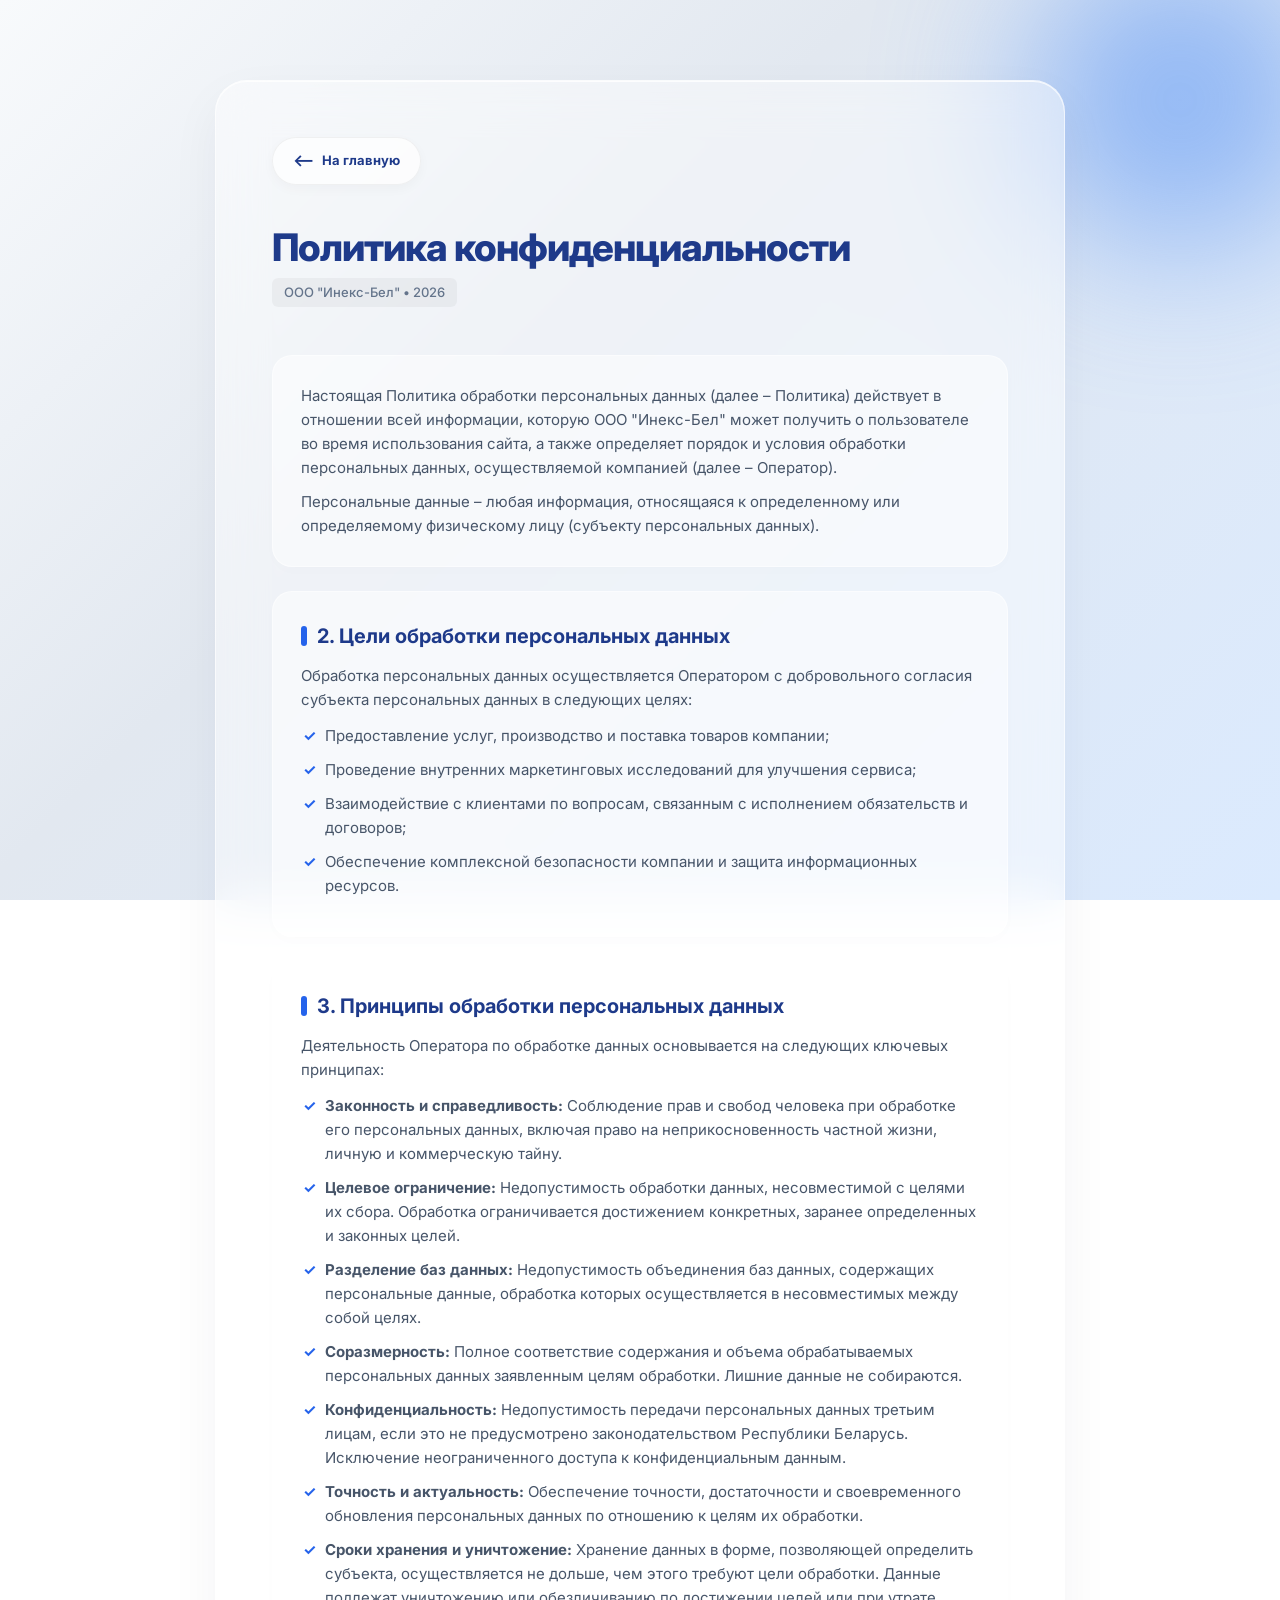
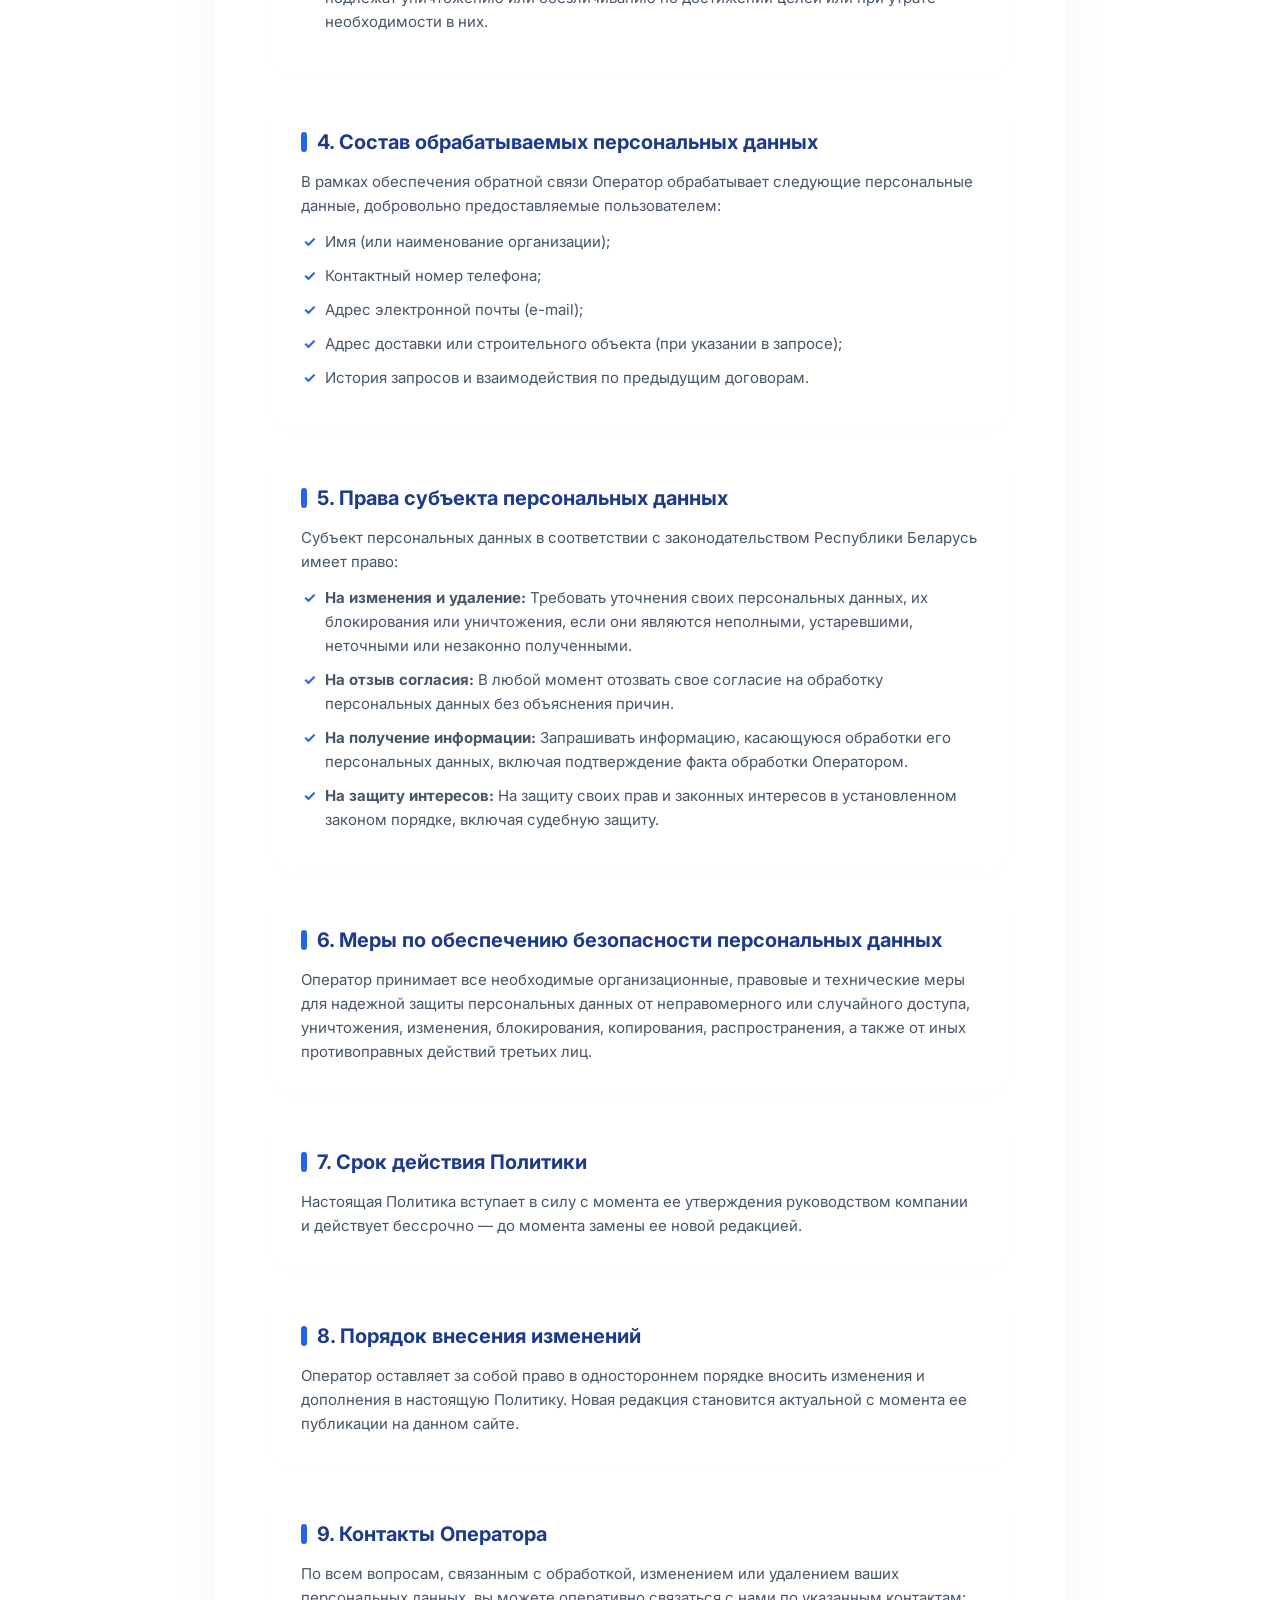
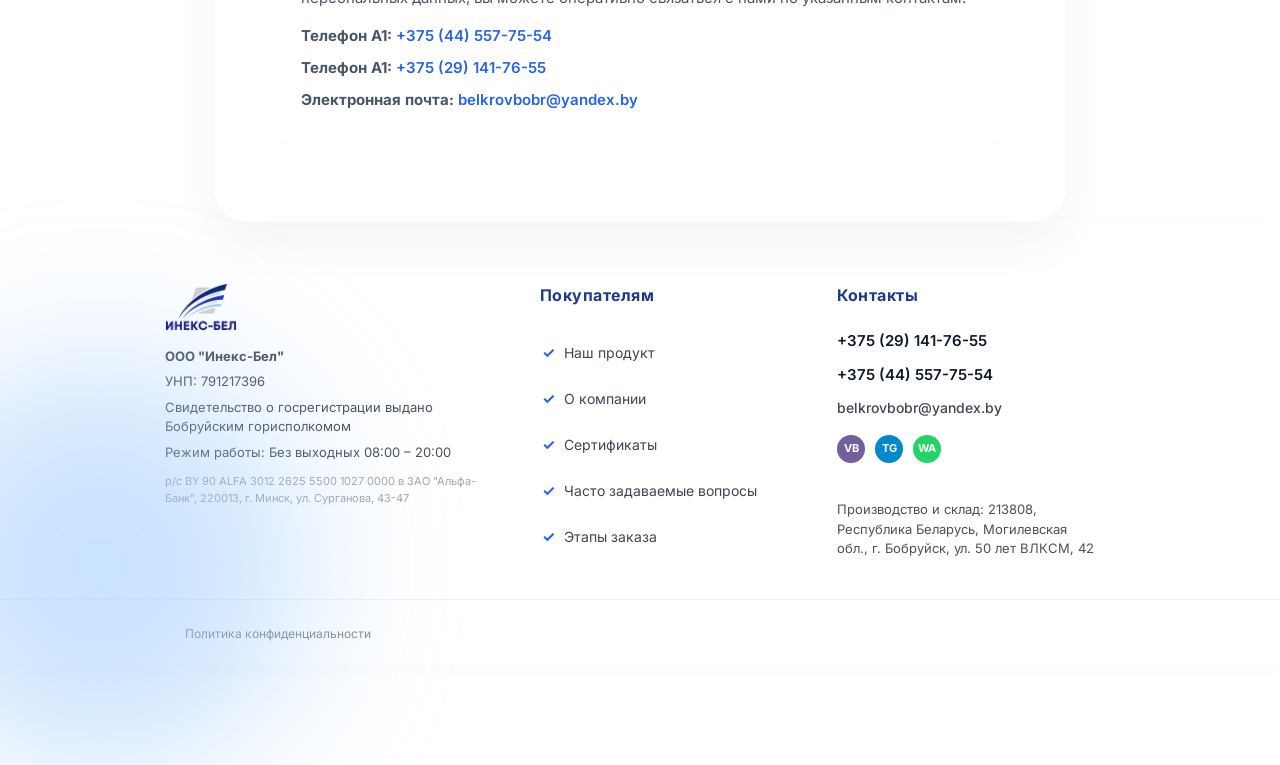
<file: privacy.html>
<!DOCTYPE html>
<html lang="ru">
<head>
    <meta charset="UTF-8">
    <meta name="viewport" content="width=device-width, initial-scale=1.0">
    <title>Политика конфиденциальности — ООО "Инекс-Бел"</title>
    <link rel="icon" href="images/logo.png" type="image/x-icon">
    <link rel="stylesheet" href="style.css">
    <style>
        * {
            margin: 0;
            padding: 0;
            box-sizing: border-box;
            font-family: 'Segoe UI', Roboto, Helvetica, sans-serif;
        }


        html {
            /* Переносим градиент на самый корень, теперь он физически не может оборваться */
            background: linear-gradient(135deg, #f8fafc 0%, #e2e8f0 40%, #dbeafe 100%) no-repeat center center fixed;
            background-size: cover;
            min-height: 100vh;
        }

        body {
            min-height: 100vh;
            background: transparent !important; /* Делаем боди прозрачным, чтобы работал корень */
            color: #1e293b;
            line-height: 1.6;
            padding: 80px 20px 0;
            display: flex;
            flex-direction: column;
            justify-content: flex-start;
            align-items: center;
            position: relative;
        }


        /* Декоративные абстрактные размытые сферы на фоне для объема */
        body::before, body::after {
            content: "";
            position: absolute;
            border-radius: 50%;
            filter: blur(80px);
            z-index: 1;
            opacity: 0.5;
        }
        body::before {
            width: 300px;
            height: 300px;
            background: #3b82f6;
            top: -50px;
            right: -50px;
        }
        body::after {
            width: 400px;
            height: 400px;
            background: #93c5fd;
            bottom: -100px;
            left: -100px;
        }

        /* Премиальный контейнер в стиле Liquid Glass */
        .privacy-container {
            width: 100%;
            max-width: 850px;
            background: rgba(255, 255, 255, 0.45);
            backdrop-filter: blur(24px);
            -webkit-backdrop-filter: blur(24px);
            border: 1px solid rgba(255, 255, 255, 0.6);
            border-radius: 32px;
            padding: 56px;
            box-shadow: 0 20px 50px rgba(30, 41, 59, 0.05), 
                        inset 0 1px 0 rgba(255, 255, 255, 0.8);
            position: relative;
            z-index: 2;
        }

        /* Стильная кнопка возврата */
        .back-link {
            display: inline-flex;
            align-items: center;
            text-decoration: none;
            color: #1e3a8a;
            background: rgba(255, 255, 255, 0.7);
            border: 1px solid rgba(0, 0, 0, 0.05);
            font-size: 13px;
            font-weight: 700;
            padding: 10px 20px;
            border-radius: 100px;
            margin-bottom: 40px;
            box-shadow: 0 4px 12px rgba(0, 0, 0, 0.03);
            transition: all 0.3s cubic-bezier(0.4, 0, 0.2, 1);
        }

        .back-link:hover {
            color: #ffffff;
            background: #2563eb;
            border-color: #2563eb;
            transform: translateY(-2px);
            box-shadow: 0 6px 20px rgba(37, 99, 235, 0.3);
        }

        .back-link span {
            margin-right: 8px;
            font-size: 16px;
            transition: transform 0.3s;
        }

        .back-link:hover span {
            transform: translateX(-4px);
        }

        /* Заголовки */
        h1 {
            font-size: 38px;
            font-weight: 800;
            color: #1e3a8a;
            line-height: 1.2;
            margin-bottom: 8px;
            letter-spacing: -1px;
        }

        .update-date {
            font-size: 13px;
            color: #64748b;
            font-weight: 500;
            margin-bottom: 48px;
            display: inline-block;
            background: rgba(0, 0, 0, 0.04);
            padding: 4px 12px;
            border-radius: 6px;
        }

        /* Визуальное разделение текста на карточки (блоки) */
        .privacy-card {
            background: rgba(255, 255, 255, 0.5);
            border: 1px solid rgba(255, 255, 255, 0.5);
            border-radius: 20px;
            padding: 28px;
            margin-bottom: 24px;
            box-shadow: 0 4px 15px rgba(0, 0, 0, 0.01);
            transition: transform 0.3s;
        }

        .privacy-card:hover {
            transform: translateY(-2px);
            background: rgba(255, 255, 255, 0.7);
        }

        h2 {
            font-size: 20px;
            font-weight: 700;
            color: #1e3a8a;
            margin-bottom: 12px;
            display: flex;
            align-items: center;
            gap: 10px;
        }

        /* Кастомный синий маркер перед подзаголовками */
        h2::before {
            content: "";
            display: inline-block;
            width: 6px;
            height: 20px;
            background: #2563eb;
            border-radius: 4px;
        }

        p {
            font-size: 15px;
            color: #475569;
            line-height: 1.6;
        }

        ul {
            list-style-type: none;
            margin-top: 12px;
        }

        ul li {
            font-size: 15px;
            color: #475569;
            position: relative;
            padding-left: 24px;
            margin-bottom: 10px;
        }

        /* Красивые маркеры списков */
        ul li::before {
            content: "✓";
            position: absolute;
            left: 2px;
            color: #2563eb;
            font-weight: 700;
        }

        /* Адаптивность */
        @media (max-width: 768px) {
            body { padding: 40px 12px; }
            .privacy-container { padding: 32px 20px; border-radius: 24px; }
            h1 { font-size: 28px; }
            .privacy-card { padding: 20px; border-radius: 16px; }
            h2 { font-size: 18px; }
            p, ul li { font-size: 14px; }
        }
    </style>
</head>
<body>

    <div class="privacy-container">
        <!-- Кнопка возврата на главную страницу -->
        <a href="index.html" class="back-link"><span>&#10229;</span> На главную</a>

        <h1>Политика конфиденциальности</h1>
        <p class="update-date">ООО "Инекс-Бел" • 2026</p>

        <div class="privacy-card">
            <p>Настоящая Политика обработки персональных данных (далее – Политика) действует в отношении всей информации, которую ООО "Инекс-Бел" может получить о пользователе во время использования сайта, а также определяет порядок и условия обработки персональных данных, осуществляемой компанией (далее – Оператор).</p>
            <p style="margin-top: 10px;">Персональные данные – любая информация, относящаяся к определенному или определяемому физическому лицу (субъекту персональных данных).</p>
        </div>

        <div class="privacy-card">
            <h2>2. Цели обработки персональных данных</h2>
            <p>Обработка персональных данных осуществляется Оператором с добровольного согласия субъекта персональных данных в следующих целях:</p>
            <ul>
                <li>Предоставление услуг, производство и поставка товаров компании;</li>
                <li>Проведение внутренних маркетинговых исследований для улучшения сервиса;</li>
                <li>Взаимодействие с клиентами по вопросам, связанным с исполнением обязательств и договоров;</li>
                <li>Обеспечение комплексной безопасности компании и защита информационных ресурсов.</li>
            </ul>
        </div>

        <div class="privacy-card">
            <h2>3. Принципы обработки персональных данных</h2>
            <p>Деятельность Оператора по обработке данных основывается на следующих ключевых принципах:</p>
            <ul>
                <li><strong>Законность и справедливость:</strong> Соблюдение прав и свобод человека при обработке его персональных данных, включая право на неприкосновенность частной жизни, личную и коммерческую тайну.</li>
                <li><strong>Целевое ограничение:</strong> Недопустимость обработки данных, несовместимой с целями их сбора. Обработка ограничивается достижением конкретных, заранее определенных и законных целей.</li>
                <li><strong>Разделение баз данных:</strong> Недопустимость объединения баз данных, содержащих персональные данные, обработка которых осуществляется в несовместимых между собой целях.</li>
                <li><strong>Соразмерность:</strong> Полное соответствие содержания и объема обрабатываемых персональных данных заявленным целям обработки. Лишние данные не собираются.</li>
                <li><strong>Конфиденциальность:</strong> Недопустимость передачи персональных данных третьим лицам, если это не предусмотрено законодательством Республики Беларусь. Исключение неограниченного доступа к конфиденциальным данным.</li>
                <li><strong>Точность и актуальность:</strong> Обеспечение точности, достаточности и своевременного обновления персональных данных по отношению к целям их обработки.</li>
                <li><strong>Сроки хранения и уничтожение:</strong> Хранение данных в форме, позволяющей определить субъекта, осуществляется не дольше, чем этого требуют цели обработки. Данные подлежат уничтожению или обезличиванию по достижении целей или при утрате необходимости в них.</li>
            </ul>
        </div>

        <div class="privacy-card">
            <h2>4. Состав обрабатываемых персональных данных</h2>
            <p>В рамках обеспечения обратной связи Оператор обрабатывает следующие персональные данные, добровольно предоставляемые пользователем:</p>
            <ul>
                <li>Имя (или наименование организации);</li>
                <li>Контактный номер телефона;</li>
                <li>Адрес электронной почты (e-mail);</li>
                <li>Адрес доставки или строительного объекта (при указании в запросе);</li>
                <li>История запросов и взаимодействия по предыдущим договорам.</li>
            </ul>
        </div>

        <div class="privacy-card">
            <h2>5. Права субъекта персональных данных</h2>
            <p>Субъект персональных данных в соответствии с законодательством Республики Беларусь имеет право:</p>
            <ul>
                <li><strong>На изменения и удаление:</strong> Требовать уточнения своих персональных данных, их блокирования или уничтожения, если они являются неполными, устаревшими, неточными или незаконно полученными.</li>
                <li><strong>На отзыв согласия:</strong> В любой момент отозвать свое согласие на обработку персональных данных без объяснения причин.</li>
                <li><strong>На получение информации:</strong> Запрашивать информацию, касающуюся обработки его персональных данных, включая подтверждение факта обработки Оператором.</li>
                <li><strong>На защиту интересов:</strong> На защиту своих прав и законных интересов в установленном законом порядке, включая судебную защиту.</li>
            </ul>
        </div>

        <div class="privacy-card">
            <h2>6. Меры по обеспечению безопасности персональных данных</h2>
            <p>Оператор принимает все необходимые организационные, правовые и технические меры для надежной защиты персональных данных от неправомерного или случайного доступа, уничтожения, изменения, блокирования, копирования, распространения, а также от иных противоправных действий третьих лиц.</p>
        </div>

        <div class="privacy-card">
            <h2>7. Срок действия Политики</h2>
            <p>Настоящая Политика вступает в силу с момента ее утверждения руководством компании и действует бессрочно — до момента замены ее новой редакцией.</p>
        </div>

        <div class="privacy-card">
            <h2>8. Порядок внесения изменений</h2>
            <p>Оператор оставляет за собой право в одностороннем порядке вносить изменения и дополнения в настоящую Политику. Новая редакция становится актуальной с момента ее публикации на данном сайте.</p>
        </div>

        <div class="privacy-card">
            <h2>9. Контакты Оператора</h2>
            <p>По всем вопросам, связанным с обработкой, изменением или удалением ваших персональных данных, вы можете оперативно связаться с нами по указанным контактам:</p>
            <div style="margin-top: 14px; display: flex; flex-direction: column; gap: 8px;">
                <p><strong>Телефон А1:</strong> <a href="tel:+375445577554" style="color: #2563eb; text-decoration: none; font-weight: 600;">+375 (44) 557-75-54</a></p>
                <p><strong>Телефон А1:</strong> <a href="tel:+375291417655" style="color: #2563eb; text-decoration: none; font-weight: 600;">+375 (29) 141-76-55</a></p>
                <p><strong>Электронная почта:</strong> <a href="mailto:belkrovbobr@yandex.by" style="color: #2563eb; text-decoration: none; font-weight: 600;">belkrovbobr@yandex.by</a></p>
            </div>
        </div>
    </div>

<footer class="footer privacy-page-footer">
    <div class="footer__container">

        <div class="footer__column footer__column--info">
            <a href="index.html" class="footer__logo">
                <img src="images/logo.png" alt="Завод Инекс-Бел — производство минераловатных цилиндров" class="footer__logo-img">
            </a>
            <div class="footer__company-details">
                <p class="footer__text" style="font-weight: bold;">ООО "Инекс-Бел"</p>
                <p class="footer__text">УНП: 791217396</p>
                <p class="footer__text">Свидетельство о госрегистрации выдано Бобруйским горисполкомом</p>
                <p class="footer__text">Режим работы: Без выходных 08:00 – 20:00</p>
                <p class="footer__text" style="font-size: 11px; color: #888; margin-top: 5px;">р/с BY 90 ALFA 3012 2625 5500 1027 0000 в ЗАО "Альфа-Банк", 220013, г. Минск, ул. Сурганова, 43-47</p>
            </div>
        </div>

        <div class="footer__column">
            <h4 class="footer__title">Покупателям</h4>
            <ul class="footer__list">
                <li><a href="index.html#products-section" class="footer__link">Наш продукт</a></li>
                <li><a href="index.html#specialization-section" class="footer__link">О компании</a></li>
                <li><a href="index.html#certificates-section" class="footer__link">Сертификаты</a></li>
                <li><a href="index.html#faq-section" class="footer__link">Часто задаваемые вопросы</a></li>
                <li><a href="index.html#steps-section" class="footer__link">Этапы заказа</a></li>
            </ul>
        </div>

        <div class="footer__column">
            <h4 class="footer__title">Контакты</h4>
            <div class="footer__contacts">
                <a href="tel:+375291417655" class="footer__contact-link">+375 (29) 141-76-55</a>
                <a href="tel:+375445577554" class="footer__contact-link">+375 (44) 557-75-54</a>
                <a href="mailto:belkrovbobr@yandex.by" class="footer__contact-link footer__contact-link--email">belkrovbobr@yandex.by</a>
            </div>

            <div class="footer__socials">
                <a href="viber://chat?number=+375291417655" class="footer__social footer__social--viber" title="Viber">VB</a>
                <a href="https://t.me/Oleg_136" class="footer__social footer__social--telegram" target="_blank" rel="noopener noreferrer" title="Telegram">TG</a>
                <a href="https://wa.me/375291417655" class="footer__social footer__social--whatsapp" target="_blank" rel="noopener noreferrer" title="WhatsApp">WA</a>
            </div>

            <p class="footer__text footer__address">
                Производство и склад: 213808, Республика Беларусь, Могилевская обл., г. Бобруйск, ул. 50 лет ВЛКСМ, 42
            </p>
        </div>

    </div>

    <div class="footer__bottom">
        <div class="footer__bottom-container">
            <a href="privacy.html" class="footer__privacy-link">Политика конфиденциальности</a>
        </div>
    </div>
</footer>

</body>

</html>
</file>
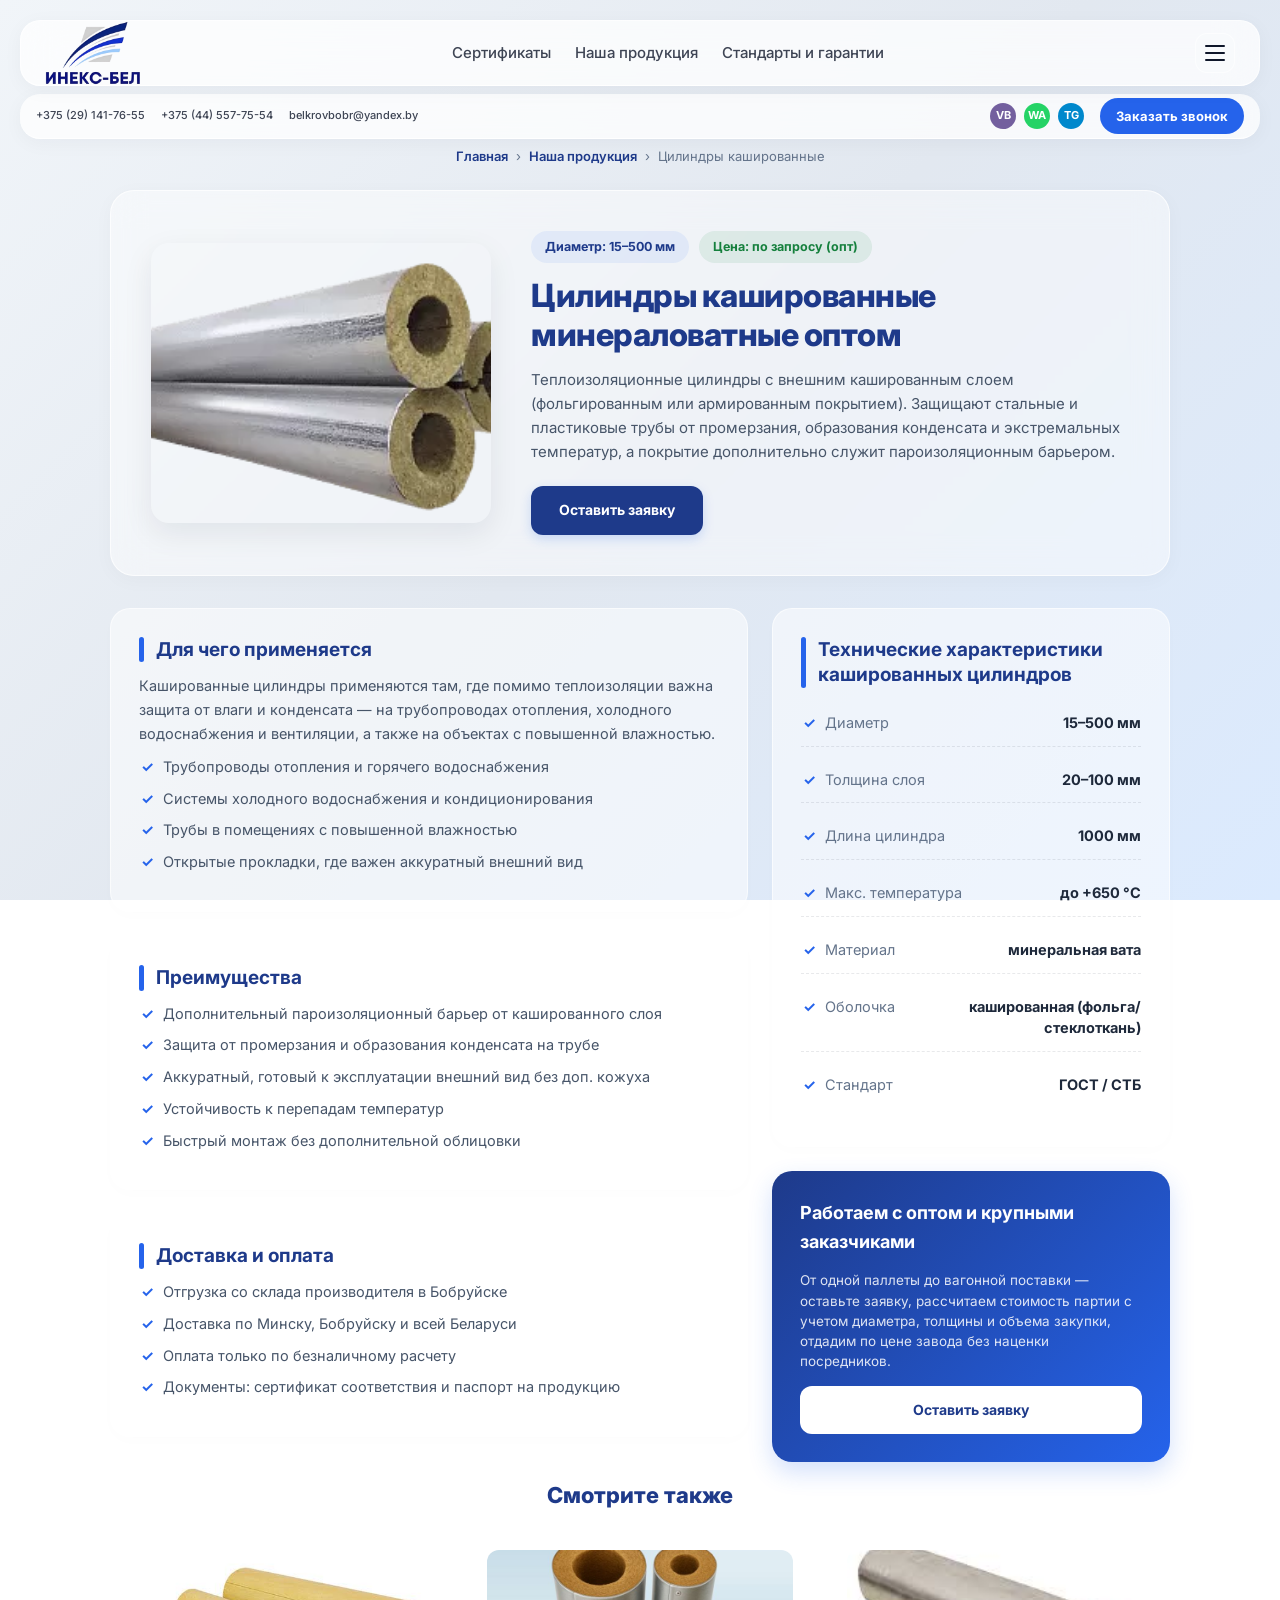
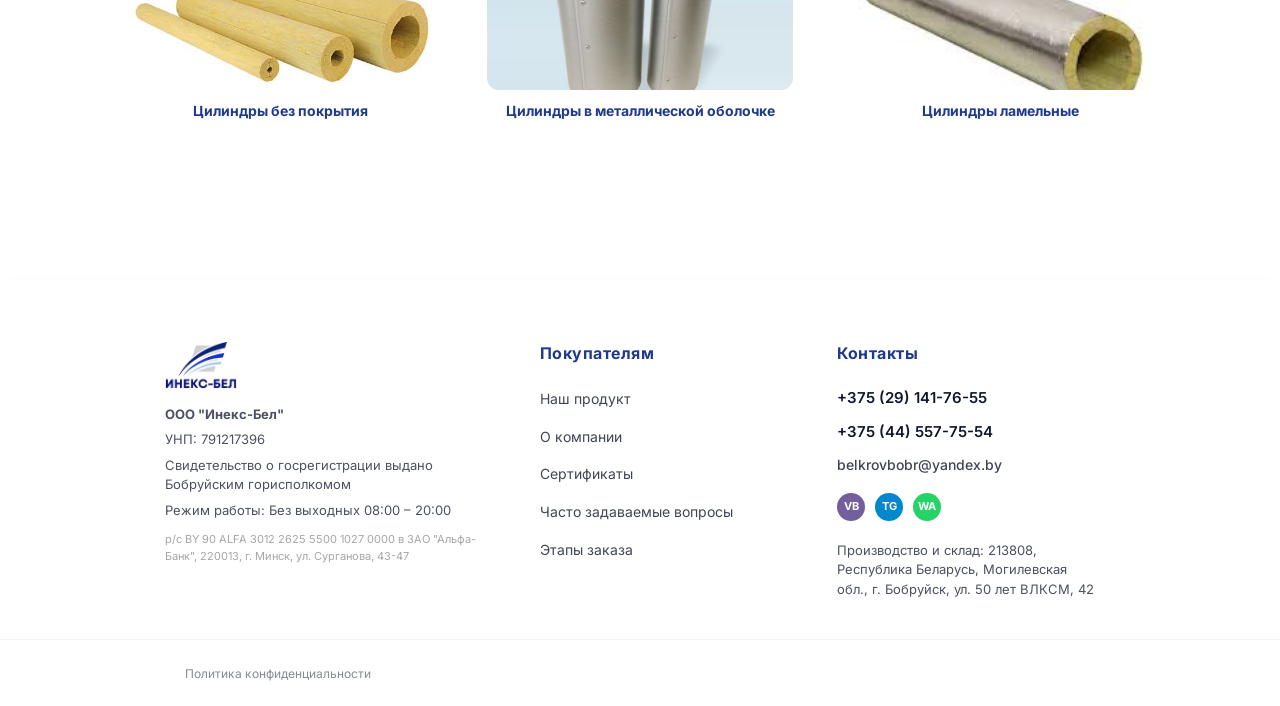
<file: product-cylinders-foil.html>
<!DOCTYPE html>
<html lang="ru">
<head>
    <meta charset="UTF-8">
    <meta name="viewport" content="width=device-width, initial-scale=1.0">

    <title>Цилиндры кашированные из минваты — купить оптом | Инекс-Бел</title>
    <meta name="description" content="Кашированные теплоизоляционные цилиндры из минеральной ваты от завода Инекс-Бел. Защита стальных и пластиковых труб от промерзания и конденсата. Диаметр 15–500 мм, оптовые цены, доставка по Беларуси.">

    <link rel="icon" href="images/logo.png" type="image/x-icon">
    <link rel="stylesheet" href="style.css">
    <link rel="stylesheet" href="product-style.css">
</head>

<body>

    <header class="header">
        <div class="header__container">
            <a href="index.html" class="logo">
                <img src="images/logo.png" alt="Logo" class="logo__img">
            </a>

            <nav class="nav">
                <ul class="nav__list">
                    <li><a href="index.html#certificates-section" class="nav__link">Сертификаты</a></li>
                    <li><a href="index.html#products-section" class="nav__link">Наша продукция</a></li>
                    <li><a href="index.html#steps-section" class="nav__link">Стандарты и гарантии</a></li>
                </ul>
            </nav>

            <button class="burger-btn" id="burgerBtn" aria-label="Открыть меню">
                <span></span>
                <span></span>
                <span></span>
            </button>

            <div class="burger-menu" id="burgerMenu">
                <ul class="burger-menu__list">
                <li class="mobile-only"><a href="index.html#certificates-section" class="burger-menu__link">Сертификаты</a></li>
                <li class="mobile-only"><a href="index.html#products-section" class="burger-menu__link">Наша продукция</a></li>
                <li class="mobile-only"><a href="index.html#steps-section" class="burger-menu__link">Стандарты и гарантии</a></li>

                <li><a href="index.html#specialization-section" class="burger-menu__link">О компании</a></li>
                <li><a href="index.html#faq-section" class="burger-menu__link">Часто задаваемые вопросы</a></li>
                </ul>
            </div>
        </div>
    </header>
    <div class="header-sub">
    <div class="header-sub__container">
        <div class="header-sub__contacts">
            <a href="tel:+375291417655" class="header-sub__link">+375 (29) 141-76-55</a>
            <a href="tel:+375445577554" class="header-sub__link">+375 (44) 557-75-54</a>
            <a href="mailto:belkrovbobr@yandex.by" class="header-sub__link">belkrovbobr@yandex.by</a>
        </div>

        <div class="header-sub__actions">
            <div class="header-sub__socials">
                <a href="viber://chat?number=+375291417655" class="header-sub__social header-sub__social--viber" title="Viber">VB</a>
                <a href="https://wa.me/375291417655" class="header-sub__social header-sub__social--whatsapp" target="_blank" rel="noopener noreferrer" title="WhatsApp">WA</a>
                <a href="https://t.me/Oleg_136" class="header-sub__social header-sub__social--telegram" target="_blank" rel="noopener noreferrer" title="Telegram">TG</a>
            </div>

            <a href="index.html?product=Цилиндры кашированные#contact-form" class="header-sub__btn">Заказать звонок</a>
        </div>
    </div>
</div>
<br>

<div class="breadcrumbs">
    <a href="index.html">Главная</a> &rsaquo; <a href="index.html#products-section">Наша продукция</a> &rsaquo; <span>Цилиндры кашированные</span>
</div>

<section class="product-detail-section">

    <div class="product-detail-hero">
        <img src="images/prod2.jpg" alt="Цилиндры кашированные" class="product-detail-hero__img">
        <div class="product-detail-hero__content">
            <div class="product-detail-hero__badges">
                <span class="product-detail-hero__badge">Диаметр: 15–500 мм</span>
                <span class="product-detail-hero__badge product-detail-hero__badge--price">Цена: по запросу (опт)</span>
            </div>
            <h1>Цилиндры кашированные минераловатные оптом</h1>
            <p>Теплоизоляционные цилиндры с внешним кашированным слоем (фольгированным или армированным покрытием). Защищают стальные и пластиковые трубы от промерзания, образования конденсата и экстремальных температур, а покрытие дополнительно служит пароизоляционным барьером.</p>
            <div class="product-detail-hero__actions">
                <a href="index.html?product=Цилиндры кашированные#contact-form" class="product-detail-btn product-detail-btn--primary">Оставить заявку</a>
            </div>
        </div>
    </div>

    <div class="product-detail-grid">
        <div>
            <div class="product-detail-card">
                <h2>Для чего применяется</h2>
                <p>Кашированные цилиндры применяются там, где помимо теплоизоляции важна защита от влаги и конденсата — на трубопроводах отопления, холодного водоснабжения и вентиляции, а также на объектах с повышенной влажностью.</p>
                <ul>
                    <li>Трубопроводы отопления и горячего водоснабжения</li>
                    <li>Системы холодного водоснабжения и кондиционирования</li>
                    <li>Трубы в помещениях с повышенной влажностью</li>
                    <li>Открытые прокладки, где важен аккуратный внешний вид</li>
                </ul>
            </div>

            <div class="product-detail-card">
                <h2>Преимущества</h2>
                <ul>
                    <li>Дополнительный пароизоляционный барьер от кашированного слоя</li>
                    <li>Защита от промерзания и образования конденсата на трубе</li>
                    <li>Аккуратный, готовый к эксплуатации внешний вид без доп. кожуха</li>
                    <li>Устойчивость к перепадам температур</li>
                    <li>Быстрый монтаж без дополнительной облицовки</li>
                </ul>
            </div>

            <div class="product-detail-card">
                <h2>Доставка и оплата</h2>
                <ul>
                    <li>Отгрузка со склада производителя в Бобруйске</li>
                    <li>Доставка по Минску, Бобруйску и всей Беларуси</li>
                    <li>Оплата только по безналичному расчету</li>
                    <li>Документы: сертификат соответствия и паспорт на продукцию</li>
                </ul>
            </div>
        </div>

        <div>
            <div class="product-detail-card">
                <h2>Технические характеристики кашированных цилиндров</h2>
                <ul class="product-specs">
                    <li><span>Диаметр</span><span>15–500 мм</span></li>
                    <li><span>Толщина слоя</span><span>20–100 мм</span></li>
                    <li><span>Длина цилиндра</span><span>1000 мм</span></li>
                    <li><span>Макс. температура</span><span>до +650 °C</span></li>
                    <li><span>Материал</span><span>минеральная вата</span></li>
                    <li><span>Оболочка</span><span>кашированная (фольга/стеклоткань)</span></li>
                    <li><span>Стандарт</span><span>ГОСТ / СТБ</span></li>
                </ul>
            </div>

            <div class="product-detail-cta">
                <h3>Работаем с оптом и крупными заказчиками</h3>
                <p>От одной паллеты до вагонной поставки — оставьте заявку, рассчитаем стоимость партии с учетом диаметра, толщины и объема закупки, отдадим по цене завода без наценки посредников.</p>
                <a href="index.html?product=Цилиндры кашированные#contact-form" class="product-detail-btn product-detail-btn--primary">Оставить заявку</a>
            </div>
        </div>
    </div>

    <div class="other-products">
        <h3 class="other-products__title">Смотрите также</h3>
        <div class="other-products__grid">
            <a href="product-cylinders-plain.html" class="other-product-card">
                <img src="images/prod1.jpg" alt="Цилиндры без покрытия">
                <span>Цилиндры без покрытия</span>
            </a>
            <a href="product-cylinders-metal.html" class="other-product-card">
                <img src="images/prod3.jpg" alt="Цилиндры в металлической оболочке">
                <span>Цилиндры в металлической оболочке</span>
            </a>
            <a href="product-cylinders-lamella.html" class="other-product-card">
                <img src="images/prod4.jpg" alt="Цилиндры ламельные">
                <span>Цилиндры ламельные</span>
            </a>
        </div>
    </div>

</section>


<footer class="footer">
    <div class="footer__container">

        <div class="footer__column footer__column--info">
            <a href="index.html" class="footer__logo">
                <img src="images/logo.png" alt="Завод Инекс-Бел — производство минераловатных цилиндров" class="footer__logo-img">
            </a>
            <div class="footer__company-details">
                <p class="footer__text" style="font-weight: bold;">ООО "Инекс-Бел"</p>
                <p class="footer__text">УНП: 791217396</p>
                <p class="footer__text">Свидетельство о госрегистрации выдано Бобруйским горисполкомом</p>
                <p class="footer__text">Режим работы: Без выходных 08:00 – 20:00</p>
                <p class="footer__text" style="font-size: 11px; color: #888; margin-top: 5px;">р/с BY 90 ALFA 3012 2625 5500 1027 0000 в ЗАО "Альфа-Банк", 220013, г. Минск, ул. Сурганова, 43-47</p>
            </div>
        </div>

        <div class="footer__column">
            <h4 class="footer__title">Покупателям</h4>
            <ul class="footer__list">
                <li><a href="index.html#products-section" class="footer__link">Наш продукт</a></li>
                <li><a href="index.html#specialization-section" class="footer__link">О компании</a></li>
                <li><a href="index.html#certificates-section" class="footer__link">Сертификаты</a></li>
                <li><a href="index.html#faq-section" class="footer__link">Часто задаваемые вопросы</a></li>
                <li><a href="index.html#steps-section" class="footer__link">Этапы заказа</a></li>
            </ul>
        </div>

        <div class="footer__column">
            <h4 class="footer__title">Контакты</h4>
            <div class="footer__contacts">
                <a href="tel:+375291417655" class="footer__contact-link">+375 (29) 141-76-55</a>
                <a href="tel:+375445577554" class="footer__contact-link">+375 (44) 557-75-54</a>
                <a href="mailto:belkrovbobr@yandex.by" class="footer__contact-link footer__contact-link--email">belkrovbobr@yandex.by</a>
            </div>

            <div class="footer__socials">
                <a href="viber://chat?number=+375291417655" class="footer__social footer__social--viber" title="Viber">VB</a>
                <a href="https://t.me/Oleg_136" class="footer__social footer__social--telegram" target="_blank" rel="noopener noreferrer" title="Telegram">TG</a>
                <a href="https://wa.me/375291417655" class="footer__social footer__social--whatsapp" target="_blank" rel="noopener noreferrer" title="WhatsApp">WA</a>
            </div>

            <p class="footer__text footer__address">
                Производство и склад: 213808, Республика Беларусь, Могилевская обл., г. Бобруйск, ул. 50 лет ВЛКСМ, 42
            </p>
        </div>

    </div>

    <div class="footer__bottom">
        <div class="footer__bottom-container">
            <a href="privacy.html" class="footer__privacy-link">Политика конфиденциальности</a>
        </div>
    </div>
</footer>


    <script src="script.js"></script>
</body>
</html>
</file>
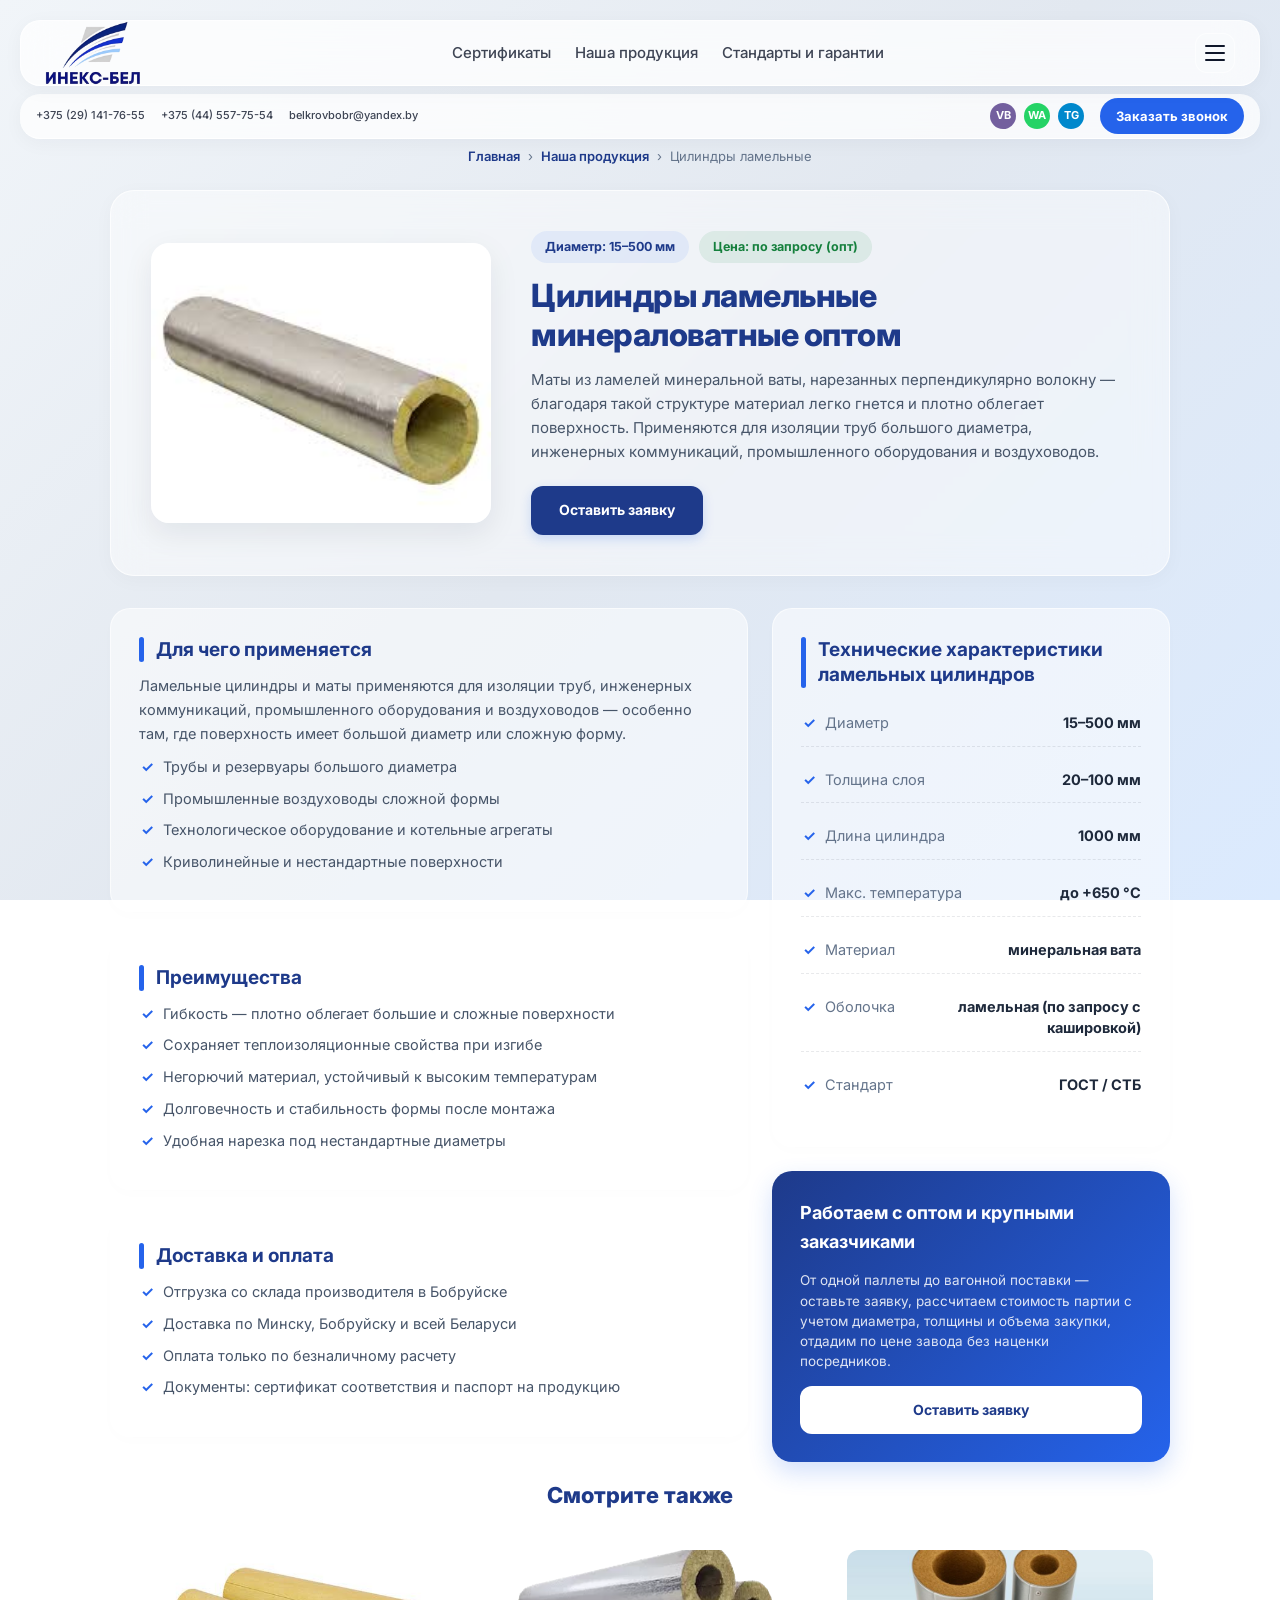
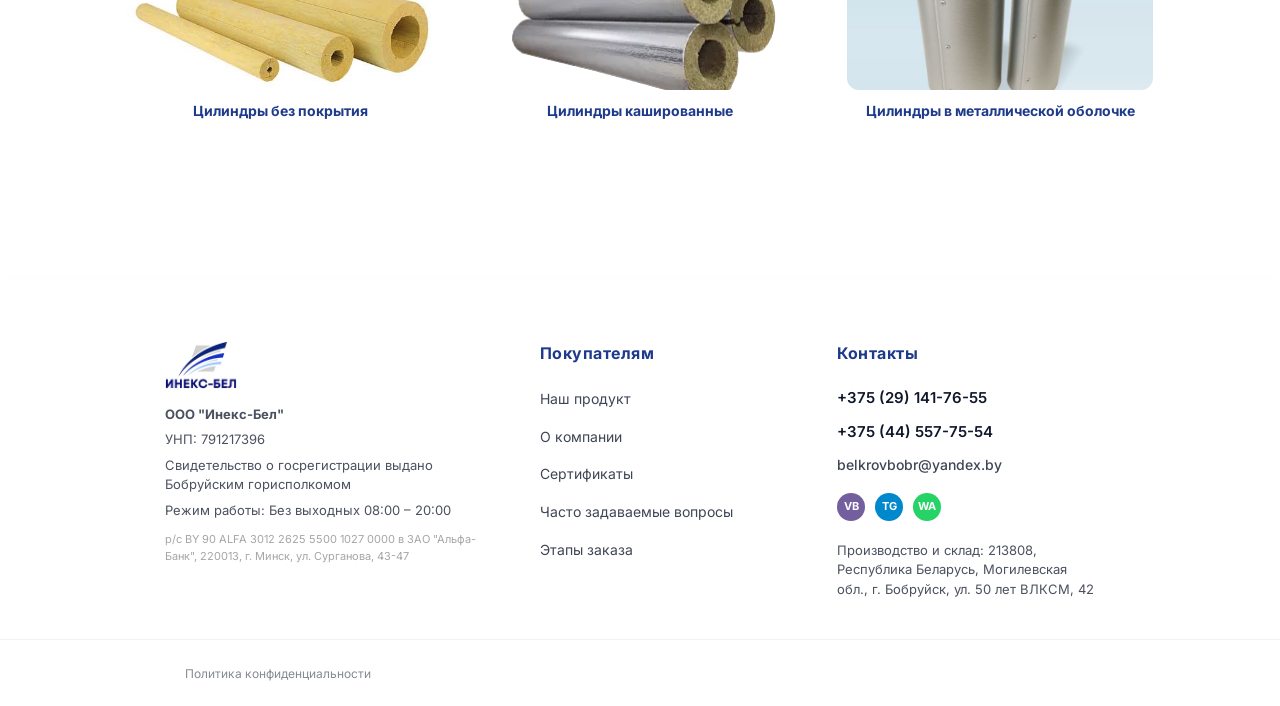
<file: product-cylinders-lamella.html>
<!DOCTYPE html>
<html lang="ru">
<head>
    <meta charset="UTF-8">
    <meta name="viewport" content="width=device-width, initial-scale=1.0">

    <title>Цилиндры ламельные — купить оптом | Инекс-Бел</title>
    <meta name="description" content="Ламельные цилиндры из минеральной ваты от завода Инекс-Бел для изоляции труб большого диаметра, промышленного оборудования и воздуховодов. Диаметр 15–500 мм, оптовые цены, доставка по Беларуси.">

    <link rel="icon" href="images/logo.png" type="image/x-icon">
    <link rel="stylesheet" href="style.css">
    <link rel="stylesheet" href="product-style.css">
</head>

<body>

    <header class="header">
        <div class="header__container">
            <a href="index.html" class="logo">
                <img src="images/logo.png" alt="Logo" class="logo__img">
            </a>

            <nav class="nav">
                <ul class="nav__list">
                    <li><a href="index.html#certificates-section" class="nav__link">Сертификаты</a></li>
                    <li><a href="index.html#products-section" class="nav__link">Наша продукция</a></li>
                    <li><a href="index.html#steps-section" class="nav__link">Стандарты и гарантии</a></li>
                </ul>
            </nav>

            <button class="burger-btn" id="burgerBtn" aria-label="Открыть меню">
                <span></span>
                <span></span>
                <span></span>
            </button>

            <div class="burger-menu" id="burgerMenu">
                <ul class="burger-menu__list">
                <li class="mobile-only"><a href="index.html#certificates-section" class="burger-menu__link">Сертификаты</a></li>
                <li class="mobile-only"><a href="index.html#products-section" class="burger-menu__link">Наша продукция</a></li>
                <li class="mobile-only"><a href="index.html#steps-section" class="burger-menu__link">Стандарты и гарантии</a></li>

                <li><a href="index.html#specialization-section" class="burger-menu__link">О компании</a></li>
                <li><a href="index.html#faq-section" class="burger-menu__link">Часто задаваемые вопросы</a></li>
                </ul>
            </div>
        </div>
    </header>
    <div class="header-sub">
    <div class="header-sub__container">
        <div class="header-sub__contacts">
            <a href="tel:+375291417655" class="header-sub__link">+375 (29) 141-76-55</a>
            <a href="tel:+375445577554" class="header-sub__link">+375 (44) 557-75-54</a>
            <a href="mailto:belkrovbobr@yandex.by" class="header-sub__link">belkrovbobr@yandex.by</a>
        </div>

        <div class="header-sub__actions">
            <div class="header-sub__socials">
                <a href="viber://chat?number=+375291417655" class="header-sub__social header-sub__social--viber" title="Viber">VB</a>
                <a href="https://wa.me/375291417655" class="header-sub__social header-sub__social--whatsapp" target="_blank" rel="noopener noreferrer" title="WhatsApp">WA</a>
                <a href="https://t.me/Oleg_136" class="header-sub__social header-sub__social--telegram" target="_blank" rel="noopener noreferrer" title="Telegram">TG</a>
            </div>

            <a href="index.html?product=Цилиндры ламельные#contact-form" class="header-sub__btn">Заказать звонок</a>
        </div>
    </div>
</div>
<br>

<div class="breadcrumbs">
    <a href="index.html">Главная</a> &rsaquo; <a href="index.html#products-section">Наша продукция</a> &rsaquo; <span>Цилиндры ламельные</span>
</div>

<section class="product-detail-section">

    <div class="product-detail-hero">
        <img src="images/prod4.jpg" alt="Цилиндры ламельные" class="product-detail-hero__img">
        <div class="product-detail-hero__content">
            <div class="product-detail-hero__badges">
                <span class="product-detail-hero__badge">Диаметр: 15–500 мм</span>
                <span class="product-detail-hero__badge product-detail-hero__badge--price">Цена: по запросу (опт)</span>
            </div>
            <h1>Цилиндры ламельные минераловатные оптом</h1>
            <p>Маты из ламелей минеральной ваты, нарезанных перпендикулярно волокну — благодаря такой структуре материал легко гнется и плотно облегает поверхность. Применяются для изоляции труб большого диаметра, инженерных коммуникаций, промышленного оборудования и воздуховодов.</p>
            <div class="product-detail-hero__actions">
                <a href="index.html?product=Цилиндры ламельные#contact-form" class="product-detail-btn product-detail-btn--primary">Оставить заявку</a>
            </div>
        </div>
    </div>

    <div class="product-detail-grid">
        <div>
            <div class="product-detail-card">
                <h2>Для чего применяется</h2>
                <p>Ламельные цилиндры и маты применяются для изоляции труб, инженерных коммуникаций, промышленного оборудования и воздуховодов — особенно там, где поверхность имеет большой диаметр или сложную форму.</p>
                <ul>
                    <li>Трубы и резервуары большого диаметра</li>
                    <li>Промышленные воздуховоды сложной формы</li>
                    <li>Технологическое оборудование и котельные агрегаты</li>
                    <li>Криволинейные и нестандартные поверхности</li>
                </ul>
            </div>

            <div class="product-detail-card">
                <h2>Преимущества</h2>
                <ul>
                    <li>Гибкость — плотно облегает большие и сложные поверхности</li>
                    <li>Сохраняет теплоизоляционные свойства при изгибе</li>
                    <li>Негорючий материал, устойчивый к высоким температурам</li>
                    <li>Долговечность и стабильность формы после монтажа</li>
                    <li>Удобная нарезка под нестандартные диаметры</li>
                </ul>
            </div>

            <div class="product-detail-card">
                <h2>Доставка и оплата</h2>
                <ul>
                    <li>Отгрузка со склада производителя в Бобруйске</li>
                    <li>Доставка по Минску, Бобруйску и всей Беларуси</li>
                    <li>Оплата только по безналичному расчету</li>
                    <li>Документы: сертификат соответствия и паспорт на продукцию</li>
                </ul>
            </div>
        </div>

        <div>
            <div class="product-detail-card">
                <h2>Технические характеристики ламельных цилиндров</h2>
                <ul class="product-specs">
                    <li><span>Диаметр</span><span>15–500 мм</span></li>
                    <li><span>Толщина слоя</span><span>20–100 мм</span></li>
                    <li><span>Длина цилиндра</span><span>1000 мм</span></li>
                    <li><span>Макс. температура</span><span>до +650 °C</span></li>
                    <li><span>Материал</span><span>минеральная вата</span></li>
                    <li><span>Оболочка</span><span>ламельная (по запросу с кашировкой)</span></li>
                    <li><span>Стандарт</span><span>ГОСТ / СТБ</span></li>
                </ul>
            </div>

            <div class="product-detail-cta">
                <h3>Работаем с оптом и крупными заказчиками</h3>
                <p>От одной паллеты до вагонной поставки — оставьте заявку, рассчитаем стоимость партии с учетом диаметра, толщины и объема закупки, отдадим по цене завода без наценки посредников.</p>
                <a href="index.html?product=Цилиндры ламельные#contact-form" class="product-detail-btn product-detail-btn--primary">Оставить заявку</a>
            </div>
        </div>
    </div>

    <div class="other-products">
        <h3 class="other-products__title">Смотрите также</h3>
        <div class="other-products__grid">
            <a href="product-cylinders-plain.html" class="other-product-card">
                <img src="images/prod1.jpg" alt="Цилиндры без покрытия">
                <span>Цилиндры без покрытия</span>
            </a>
            <a href="product-cylinders-foil.html" class="other-product-card">
                <img src="images/prod2.jpg" alt="Цилиндры кашированные">
                <span>Цилиндры кашированные</span>
            </a>
            <a href="product-cylinders-metal.html" class="other-product-card">
                <img src="images/prod3.jpg" alt="Цилиндры в металлической оболочке">
                <span>Цилиндры в металлической оболочке</span>
            </a>
        </div>
    </div>

</section>


<footer class="footer">
    <div class="footer__container">

        <div class="footer__column footer__column--info">
            <a href="index.html" class="footer__logo">
                <img src="images/logo.png" alt="Завод Инекс-Бел — производство минераловатных цилиндров" class="footer__logo-img">
            </a>
            <div class="footer__company-details">
                <p class="footer__text" style="font-weight: bold;">ООО "Инекс-Бел"</p>
                <p class="footer__text">УНП: 791217396</p>
                <p class="footer__text">Свидетельство о госрегистрации выдано Бобруйским горисполкомом</p>
                <p class="footer__text">Режим работы: Без выходных 08:00 – 20:00</p>
                <p class="footer__text" style="font-size: 11px; color: #888; margin-top: 5px;">р/с BY 90 ALFA 3012 2625 5500 1027 0000 в ЗАО "Альфа-Банк", 220013, г. Минск, ул. Сурганова, 43-47</p>
            </div>
        </div>

        <div class="footer__column">
            <h4 class="footer__title">Покупателям</h4>
            <ul class="footer__list">
                <li><a href="index.html#products-section" class="footer__link">Наш продукт</a></li>
                <li><a href="index.html#specialization-section" class="footer__link">О компании</a></li>
                <li><a href="index.html#certificates-section" class="footer__link">Сертификаты</a></li>
                <li><a href="index.html#faq-section" class="footer__link">Часто задаваемые вопросы</a></li>
                <li><a href="index.html#steps-section" class="footer__link">Этапы заказа</a></li>
            </ul>
        </div>

        <div class="footer__column">
            <h4 class="footer__title">Контакты</h4>
            <div class="footer__contacts">
                <a href="tel:+375291417655" class="footer__contact-link">+375 (29) 141-76-55</a>
                <a href="tel:+375445577554" class="footer__contact-link">+375 (44) 557-75-54</a>
                <a href="mailto:belkrovbobr@yandex.by" class="footer__contact-link footer__contact-link--email">belkrovbobr@yandex.by</a>
            </div>

            <div class="footer__socials">
                <a href="viber://chat?number=+375291417655" class="footer__social footer__social--viber" title="Viber">VB</a>
                <a href="https://t.me/Oleg_136" class="footer__social footer__social--telegram" target="_blank" rel="noopener noreferrer" title="Telegram">TG</a>
                <a href="https://wa.me/375291417655" class="footer__social footer__social--whatsapp" target="_blank" rel="noopener noreferrer" title="WhatsApp">WA</a>
            </div>

            <p class="footer__text footer__address">
                Производство и склад: 213808, Республика Беларусь, Могилевская обл., г. Бобруйск, ул. 50 лет ВЛКСМ, 42
            </p>
        </div>

    </div>

    <div class="footer__bottom">
        <div class="footer__bottom-container">
            <a href="privacy.html" class="footer__privacy-link">Политика конфиденциальности</a>
        </div>
    </div>
</footer>

<script src="script.js"></script>
</body>
</html>
</file>
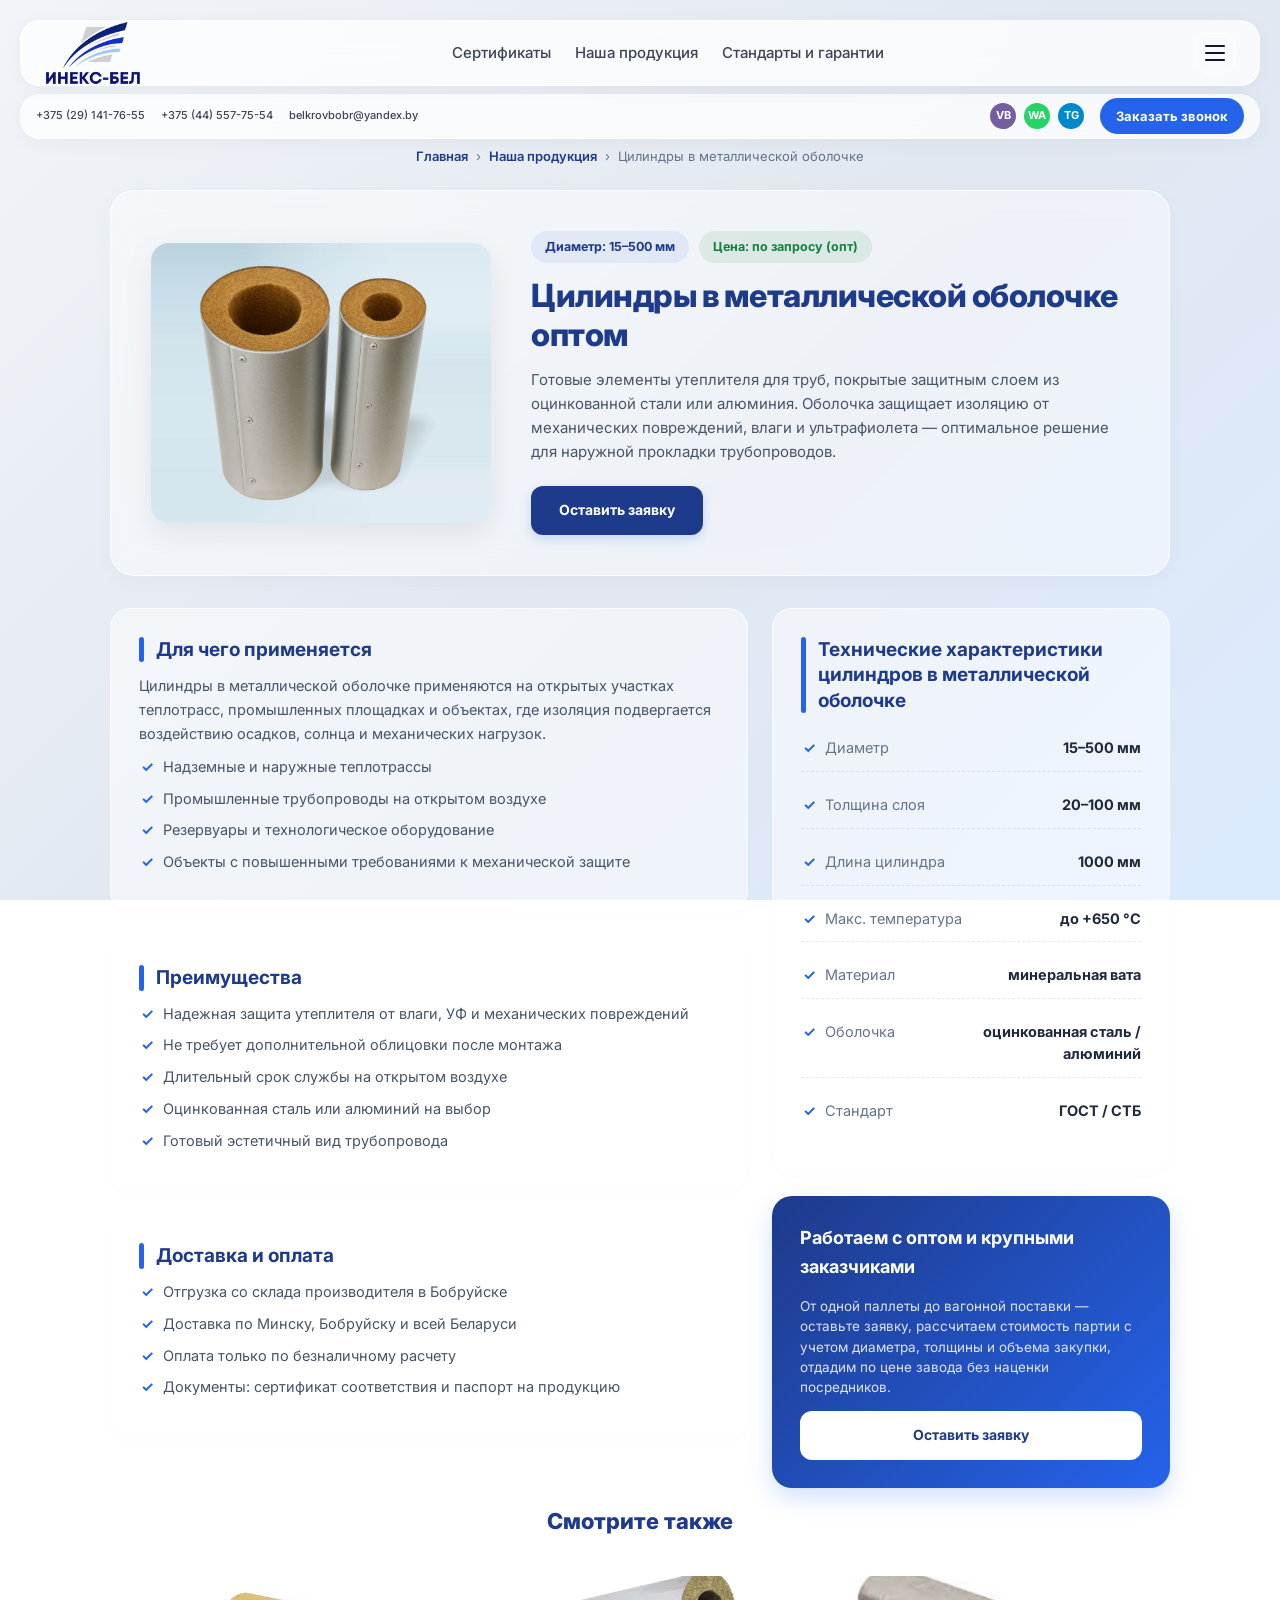
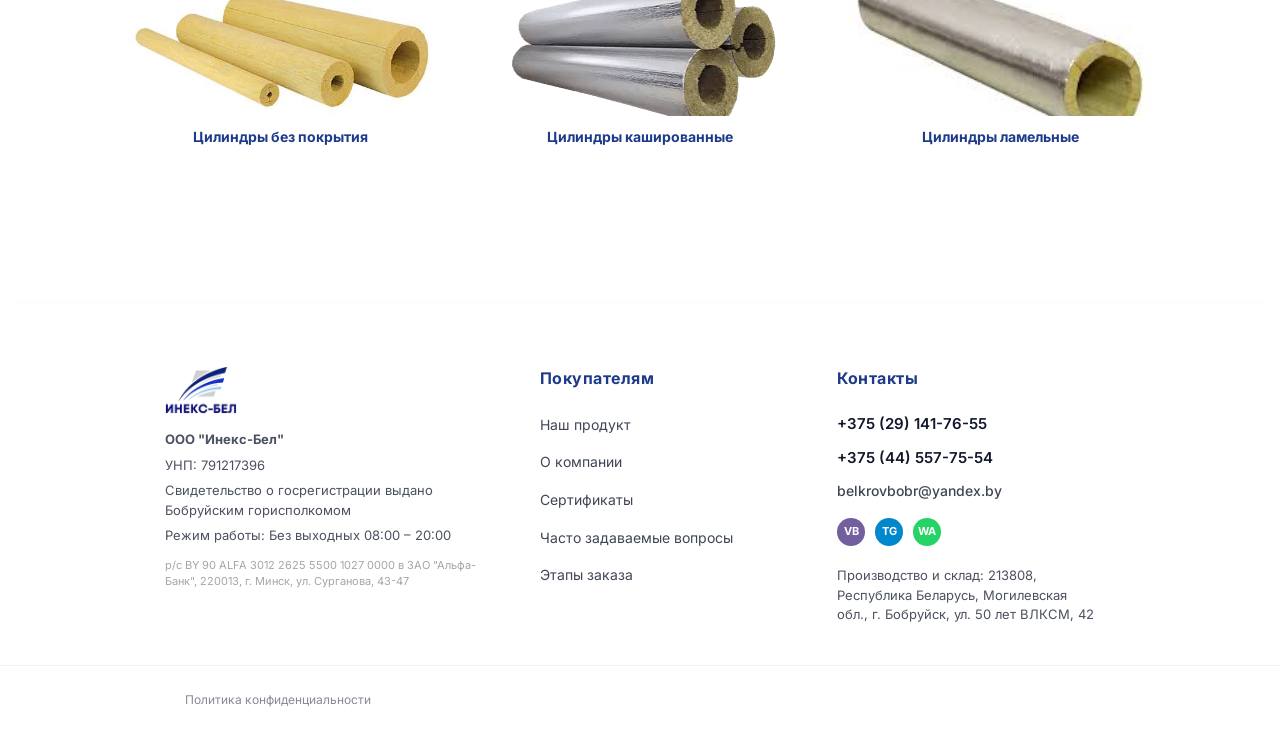
<file: product-cylinders-metal.html>
<!DOCTYPE html>
<html lang="ru">
<head>
    <meta charset="UTF-8">
    <meta name="viewport" content="width=device-width, initial-scale=1.0">

    <title>Цилиндры в металлической оболочке — купить оптом | Инекс-Бел</title>
    <meta name="description" content="Готовые элементы утеплителя труб в оболочке из оцинкованной стали или алюминия от завода Инекс-Бел. Для наружных теплотрасс и промышленных объектов. Диаметр 15–500 мм, оптовые цены, доставка по Беларуси.">

    <link rel="icon" href="images/logo.png" type="image/x-icon">
    <link rel="stylesheet" href="style.css">
    <link rel="stylesheet" href="product-style.css">
</head>

<body>

    <header class="header">
        <div class="header__container">
            <a href="index.html" class="logo">
                <img src="images/logo.png" alt="Logo" class="logo__img">
            </a>

            <nav class="nav">
                <ul class="nav__list">
                    <li><a href="index.html#certificates-section" class="nav__link">Сертификаты</a></li>
                    <li><a href="index.html#products-section" class="nav__link">Наша продукция</a></li>
                    <li><a href="index.html#steps-section" class="nav__link">Стандарты и гарантии</a></li>
                </ul>
            </nav>

            <button class="burger-btn" id="burgerBtn" aria-label="Открыть меню">
                <span></span>
                <span></span>
                <span></span>
            </button>

            <div class="burger-menu" id="burgerMenu">
                <ul class="burger-menu__list">
                <li class="mobile-only"><a href="index.html#certificates-section" class="burger-menu__link">Сертификаты</a></li>
                <li class="mobile-only"><a href="index.html#products-section" class="burger-menu__link">Наша продукция</a></li>
                <li class="mobile-only"><a href="index.html#steps-section" class="burger-menu__link">Стандарты и гарантии</a></li>

                <li><a href="index.html#specialization-section" class="burger-menu__link">О компании</a></li>
                <li><a href="index.html#faq-section" class="burger-menu__link">Часто задаваемые вопросы</a></li>
                </ul>
            </div>
        </div>
    </header>
    <div class="header-sub">
    <div class="header-sub__container">
        <div class="header-sub__contacts">
            <a href="tel:+375291417655" class="header-sub__link">+375 (29) 141-76-55</a>
            <a href="tel:+375445577554" class="header-sub__link">+375 (44) 557-75-54</a>
            <a href="mailto:belkrovbobr@yandex.by" class="header-sub__link">belkrovbobr@yandex.by</a>
        </div>

        <div class="header-sub__actions">
            <div class="header-sub__socials">
                <a href="viber://chat?number=+375291417655" class="header-sub__social header-sub__social--viber" title="Viber">VB</a>
                <a href="https://wa.me/375291417655" class="header-sub__social header-sub__social--whatsapp" target="_blank" rel="noopener noreferrer" title="WhatsApp">WA</a>
                <a href="https://t.me/Oleg_136" class="header-sub__social header-sub__social--telegram" target="_blank" rel="noopener noreferrer" title="Telegram">TG</a>
            </div>

            <a href="index.html?product=Цилиндры в металлической оболочке#contact-form" class="header-sub__btn">Заказать звонок</a>
        </div>
    </div>
</div>
<br>

<div class="breadcrumbs">
    <a href="index.html">Главная</a> &rsaquo; <a href="index.html#products-section">Наша продукция</a> &rsaquo; <span>Цилиндры в металлической оболочке</span>
</div>

<section class="product-detail-section">

    <div class="product-detail-hero">
        <img src="images/prod3.jpg" alt="Цилиндры в металлической оболочке" class="product-detail-hero__img">
        <div class="product-detail-hero__content">
            <div class="product-detail-hero__badges">
                <span class="product-detail-hero__badge">Диаметр: 15–500 мм</span>
                <span class="product-detail-hero__badge product-detail-hero__badge--price">Цена: по запросу (опт)</span>
            </div>
            <h1>Цилиндры в металлической оболочке оптом</h1>
            <p>Готовые элементы утеплителя для труб, покрытые защитным слоем из оцинкованной стали или алюминия. Оболочка защищает изоляцию от механических повреждений, влаги и ультрафиолета — оптимальное решение для наружной прокладки трубопроводов.</p>
            <div class="product-detail-hero__actions">
                <a href="index.html?product=Цилиндры в металлической оболочке#contact-form" class="product-detail-btn product-detail-btn--primary">Оставить заявку</a>
            </div>
        </div>
    </div>

    <div class="product-detail-grid">
        <div>
            <div class="product-detail-card">
                <h2>Для чего применяется</h2>
                <p>Цилиндры в металлической оболочке применяются на открытых участках теплотрасс, промышленных площадках и объектах, где изоляция подвергается воздействию осадков, солнца и механических нагрузок.</p>
                <ul>
                    <li>Надземные и наружные теплотрассы</li>
                    <li>Промышленные трубопроводы на открытом воздухе</li>
                    <li>Резервуары и технологическое оборудование</li>
                    <li>Объекты с повышенными требованиями к механической защите</li>
                </ul>
            </div>

            <div class="product-detail-card">
                <h2>Преимущества</h2>
                <ul>
                    <li>Надежная защита утеплителя от влаги, УФ и механических повреждений</li>
                    <li>Не требует дополнительной облицовки после монтажа</li>
                    <li>Длительный срок службы на открытом воздухе</li>
                    <li>Оцинкованная сталь или алюминий на выбор</li>
                    <li>Готовый эстетичный вид трубопровода</li>
                </ul>
            </div>

            <div class="product-detail-card">
                <h2>Доставка и оплата</h2>
                <ul>
                    <li>Отгрузка со склада производителя в Бобруйске</li>
                    <li>Доставка по Минску, Бобруйску и всей Беларуси</li>
                    <li>Оплата только по безналичному расчету</li>
                    <li>Документы: сертификат соответствия и паспорт на продукцию</li>
                </ul>
            </div>
        </div>

        <div>
            <div class="product-detail-card">
                <h2>Технические характеристики цилиндров в металлической оболочке</h2>
                <ul class="product-specs">
                    <li><span>Диаметр</span><span>15–500 мм</span></li>
                    <li><span>Толщина слоя</span><span>20–100 мм</span></li>
                    <li><span>Длина цилиндра</span><span>1000 мм</span></li>
                    <li><span>Макс. температура</span><span>до +650 °C</span></li>
                    <li><span>Материал</span><span>минеральная вата</span></li>
                    <li><span>Оболочка</span><span>оцинкованная сталь / алюминий</span></li>
                    <li><span>Стандарт</span><span>ГОСТ / СТБ</span></li>
                </ul>
            </div>

            <div class="product-detail-cta">
                <h3>Работаем с оптом и крупными заказчиками</h3>
                <p>От одной паллеты до вагонной поставки — оставьте заявку, рассчитаем стоимость партии с учетом диаметра, толщины и объема закупки, отдадим по цене завода без наценки посредников.</p>
                <a href="index.html?product=Цилиндры в металлической оболочке#contact-form" class="product-detail-btn product-detail-btn--primary">Оставить заявку</a>
            </div>
        </div>
    </div>

    <div class="other-products">
        <h3 class="other-products__title">Смотрите также</h3>
        <div class="other-products__grid">
            <a href="product-cylinders-plain.html" class="other-product-card">
                <img src="images/prod1.jpg" alt="Цилиндры без покрытия">
                <span>Цилиндры без покрытия</span>
            </a>
            <a href="product-cylinders-foil.html" class="other-product-card">
                <img src="images/prod2.jpg" alt="Цилиндры кашированные">
                <span>Цилиндры кашированные</span>
            </a>
            <a href="product-cylinders-lamella.html" class="other-product-card">
                <img src="images/prod4.jpg" alt="Цилиндры ламельные">
                <span>Цилиндры ламельные</span>
            </a>
        </div>
    </div>

</section>


<footer class="footer">
    <div class="footer__container">

        <div class="footer__column footer__column--info">
            <a href="index.html" class="footer__logo">
                <img src="images/logo.png" alt="Завод Инекс-Бел — производство минераловатных цилиндров" class="footer__logo-img">
            </a>
            <div class="footer__company-details">
                <p class="footer__text" style="font-weight: bold;">ООО "Инекс-Бел"</p>
                <p class="footer__text">УНП: 791217396</p>
                <p class="footer__text">Свидетельство о госрегистрации выдано Бобруйским горисполкомом</p>
                <p class="footer__text">Режим работы: Без выходных 08:00 – 20:00</p>
                <p class="footer__text" style="font-size: 11px; color: #888; margin-top: 5px;">р/с BY 90 ALFA 3012 2625 5500 1027 0000 в ЗАО "Альфа-Банк", 220013, г. Минск, ул. Сурганова, 43-47</p>
            </div>
        </div>

        <div class="footer__column">
            <h4 class="footer__title">Покупателям</h4>
            <ul class="footer__list">
                <li><a href="index.html#products-section" class="footer__link">Наш продукт</a></li>
                <li><a href="index.html#specialization-section" class="footer__link">О компании</a></li>
                <li><a href="index.html#certificates-section" class="footer__link">Сертификаты</a></li>
                <li><a href="index.html#faq-section" class="footer__link">Часто задаваемые вопросы</a></li>
                <li><a href="index.html#steps-section" class="footer__link">Этапы заказа</a></li>
            </ul>
        </div>

        <div class="footer__column">
            <h4 class="footer__title">Контакты</h4>
            <div class="footer__contacts">
                <a href="tel:+375291417655" class="footer__contact-link">+375 (29) 141-76-55</a>
                <a href="tel:+375445577554" class="footer__contact-link">+375 (44) 557-75-54</a>
                <a href="mailto:belkrovbobr@yandex.by" class="footer__contact-link footer__contact-link--email">belkrovbobr@yandex.by</a>
            </div>

            <div class="footer__socials">
                <a href="viber://chat?number=+375291417655" class="footer__social footer__social--viber" title="Viber">VB</a>
                <a href="https://t.me/Oleg_136" class="footer__social footer__social--telegram" target="_blank" rel="noopener noreferrer" title="Telegram">TG</a>
                <a href="https://wa.me/375291417655" class="footer__social footer__social--whatsapp" target="_blank" rel="noopener noreferrer" title="WhatsApp">WA</a>
            </div>

            <p class="footer__text footer__address">
                Производство и склад: 213808, Республика Беларусь, Могилевская обл., г. Бобруйск, ул. 50 лет ВЛКСМ, 42
            </p>
        </div>

    </div>

    <div class="footer__bottom">
        <div class="footer__bottom-container">
            <a href="privacy.html" class="footer__privacy-link">Политика конфиденциальности</a>
        </div>
    </div>
</footer>


    <script src="script.js"></script>
</body>
</html>
</file>
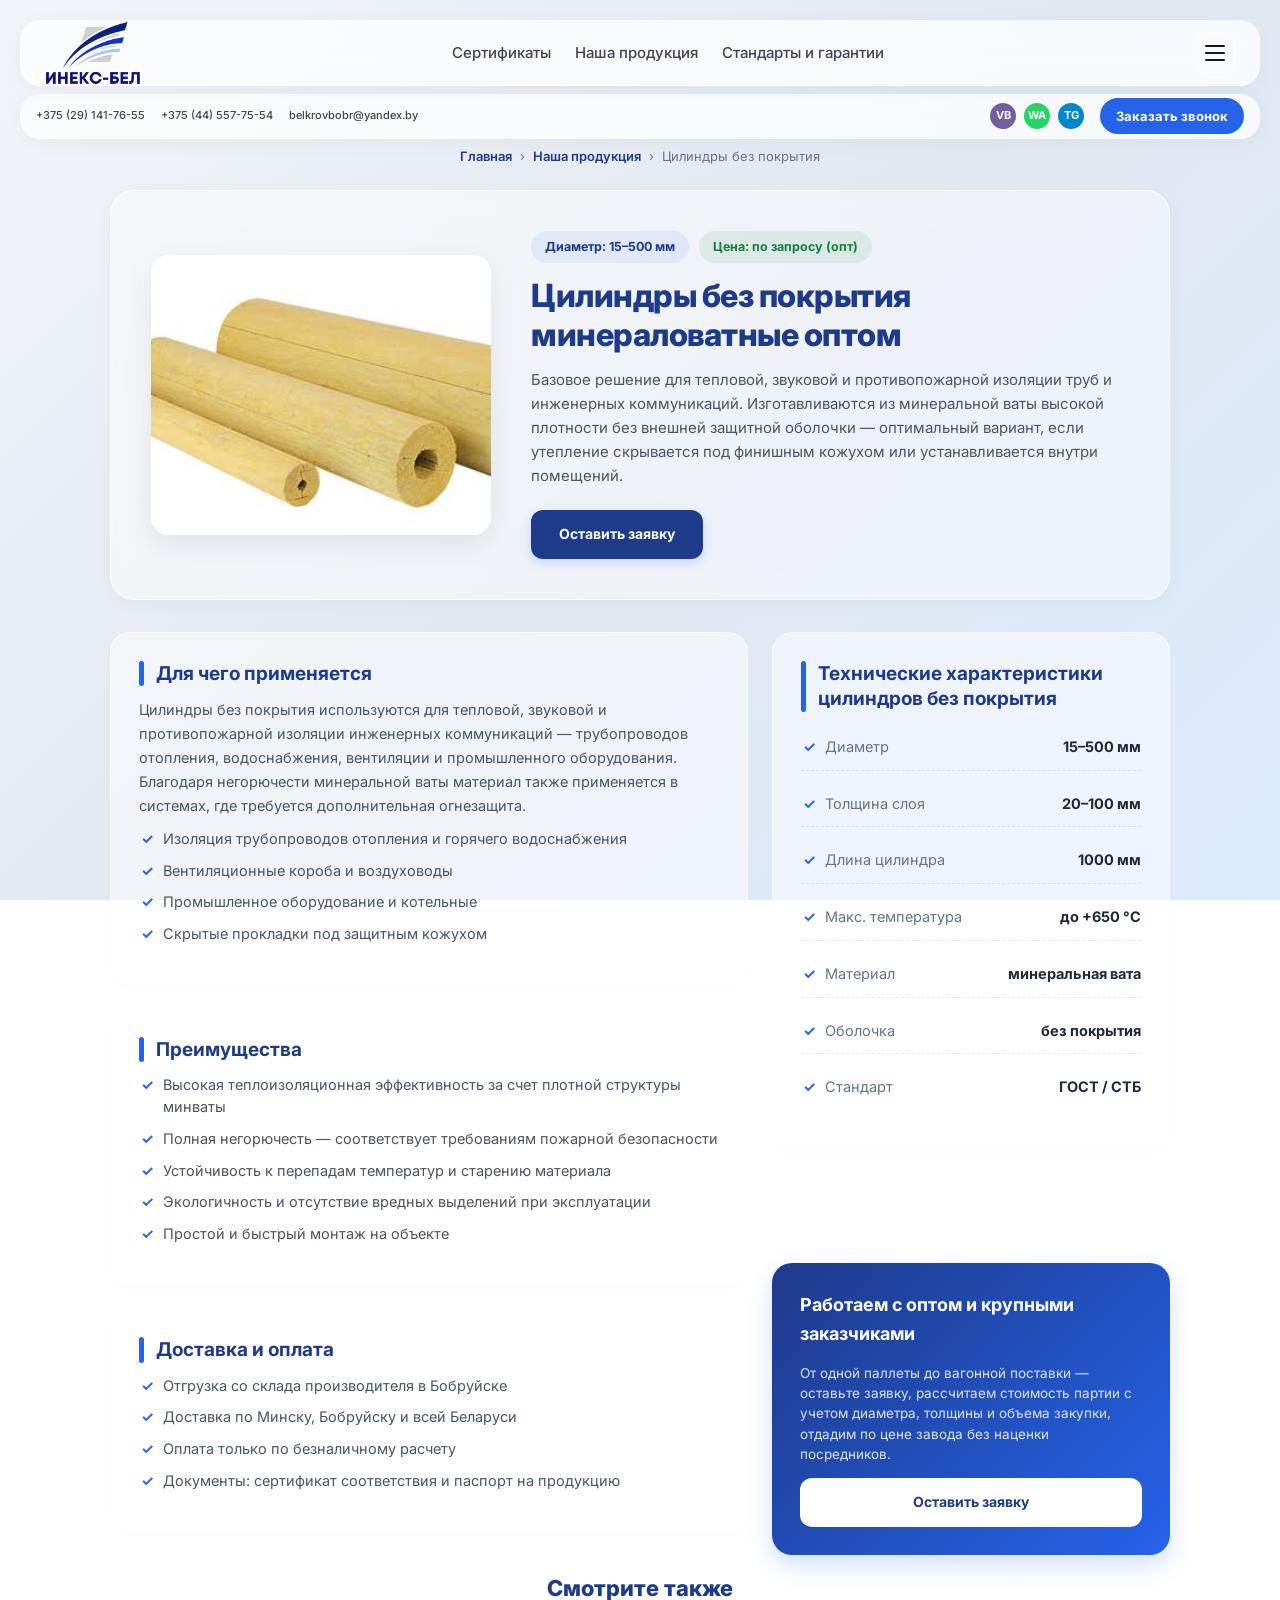
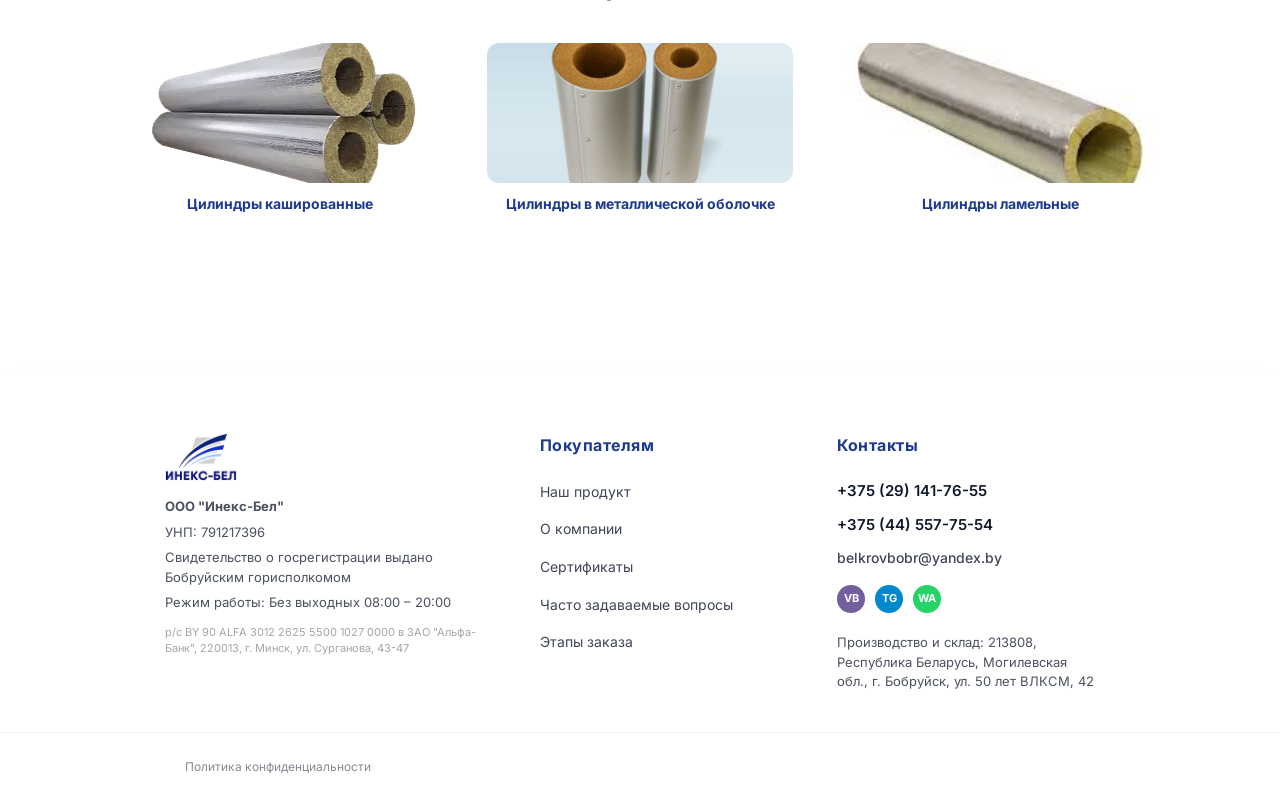
<file: product-cylinders-plain.html>
<!DOCTYPE html>
<html lang="ru">
<head>
    <meta charset="UTF-8">
    <meta name="viewport" content="width=device-width, initial-scale=1.0">

    <title>Цилиндры без покрытия из минваты — купить оптом | Инекс-Бел</title>
    <meta name="description" content="Теплоизоляционные цилиндры без покрытия из минеральной ваты от завода Инекс-Бел. Для тепловой, звуковой и противопожарной изоляции труб. Диаметр 15–500 мм, оптовые цены, доставка по Беларуси.">

    <link rel="icon" href="images/logo.png" type="image/x-icon">
    <link rel="stylesheet" href="style.css">
    <link rel="stylesheet" href="product-style.css">
</head>

<body>

    <header class="header">
        <div class="header__container">
            <a href="index.html" class="logo">
                <img src="images/logo.png" alt="Logo" class="logo__img">
            </a>

            <nav class="nav">
                <ul class="nav__list">
                    <li><a href="index.html#certificates-section" class="nav__link">Сертификаты</a></li>
                    <li><a href="index.html#products-section" class="nav__link">Наша продукция</a></li>
                    <li><a href="index.html#steps-section" class="nav__link">Стандарты и гарантии</a></li>
                </ul>
            </nav>

            <button class="burger-btn" id="burgerBtn" aria-label="Открыть меню">
                <span></span>
                <span></span>
                <span></span>
            </button>

            <div class="burger-menu" id="burgerMenu">
                <ul class="burger-menu__list">
                <li class="mobile-only"><a href="index.html#certificates-section" class="burger-menu__link">Сертификаты</a></li>
                <li class="mobile-only"><a href="index.html#products-section" class="burger-menu__link">Наша продукция</a></li>
                <li class="mobile-only"><a href="index.html#steps-section" class="burger-menu__link">Стандарты и гарантии</a></li>

                <li><a href="index.html#specialization-section" class="burger-menu__link">О компании</a></li>
                <li><a href="index.html#faq-section" class="burger-menu__link">Часто задаваемые вопросы</a></li>
                </ul>
            </div>
        </div>
    </header>
    <div class="header-sub">
    <div class="header-sub__container">
        <div class="header-sub__contacts">
            <a href="tel:+375291417655" class="header-sub__link">+375 (29) 141-76-55</a>
            <a href="tel:+375445577554" class="header-sub__link">+375 (44) 557-75-54</a>
            <a href="mailto:belkrovbobr@yandex.by" class="header-sub__link">belkrovbobr@yandex.by</a>
        </div>

        <div class="header-sub__actions">
            <div class="header-sub__socials">
                <a href="viber://chat?number=+375291417655" class="header-sub__social header-sub__social--viber" title="Viber">VB</a>
                <a href="https://wa.me/375291417655" class="header-sub__social header-sub__social--whatsapp" target="_blank" rel="noopener noreferrer" title="WhatsApp">WA</a>
                <a href="https://t.me/Oleg_136" class="header-sub__social header-sub__social--telegram" target="_blank" rel="noopener noreferrer" title="Telegram">TG</a>
            </div>

            <a href="index.html?product=Цилиндры без покрытия#contact-form" class="header-sub__btn">Заказать звонок</a>
        </div>
    </div>
</div>
<br>

<div class="breadcrumbs">
    <a href="index.html">Главная</a> &rsaquo; <a href="index.html#products-section">Наша продукция</a> &rsaquo; <span>Цилиндры без покрытия</span>
</div>

<section class="product-detail-section">

    <div class="product-detail-hero">
        <img src="images/prod1.jpg" alt="Цилиндры без покрытия" class="product-detail-hero__img">
        <div class="product-detail-hero__content">
            <div class="product-detail-hero__badges">
                <span class="product-detail-hero__badge">Диаметр: 15–500 мм</span>
                <span class="product-detail-hero__badge product-detail-hero__badge--price">Цена: по запросу (опт)</span>
            </div>
            <h1>Цилиндры без покрытия минераловатные оптом</h1>
            <p>Базовое решение для тепловой, звуковой и противопожарной изоляции труб и инженерных коммуникаций. Изготавливаются из минеральной ваты высокой плотности без внешней защитной оболочки — оптимальный вариант, если утепление скрывается под финишным кожухом или устанавливается внутри помещений.</p>
            <div class="product-detail-hero__actions">
                <a href="index.html?product=Цилиндры без покрытия#contact-form" class="product-detail-btn product-detail-btn--primary">Оставить заявку</a>
            </div>
        </div>
    </div>

    <div class="product-detail-grid">
        <div>
            <div class="product-detail-card">
                <h2>Для чего применяется</h2>
                <p>Цилиндры без покрытия используются для тепловой, звуковой и противопожарной изоляции инженерных коммуникаций — трубопроводов отопления, водоснабжения, вентиляции и промышленного оборудования. Благодаря негорючести минеральной ваты материал также применяется в системах, где требуется дополнительная огнезащита.</p>
                <ul>
                    <li>Изоляция трубопроводов отопления и горячего водоснабжения</li>
                    <li>Вентиляционные короба и воздуховоды</li>
                    <li>Промышленное оборудование и котельные</li>
                    <li>Скрытые прокладки под защитным кожухом</li>
                </ul>
            </div>

            <div class="product-detail-card">
                <h2>Преимущества</h2>
                <ul>
                    <li>Высокая теплоизоляционная эффективность за счет плотной структуры минваты</li>
                    <li>Полная негорючесть — соответствует требованиям пожарной безопасности</li>
                    <li>Устойчивость к перепадам температур и старению материала</li>
                    <li>Экологичность и отсутствие вредных выделений при эксплуатации</li>
                    <li>Простой и быстрый монтаж на объекте</li>
                </ul>
            </div>

            <div class="product-detail-card">
                <h2>Доставка и оплата</h2>
                <ul>
                    <li>Отгрузка со склада производителя в Бобруйске</li>
                    <li>Доставка по Минску, Бобруйску и всей Беларуси</li>
                    <li>Оплата только по безналичному расчету</li>
                    <li>Документы: сертификат соответствия и паспорт на продукцию</li>
                </ul>
            </div>
        </div>

        <div>
            <div class="product-detail-card">
                <h2>Технические характеристики цилиндров без покрытия</h2>
                <ul class="product-specs">
                    <li><span>Диаметр</span><span>15–500 мм</span></li>
                    <li><span>Толщина слоя</span><span>20–100 мм</span></li>
                    <li><span>Длина цилиндра</span><span>1000 мм</span></li>
                    <li><span>Макс. температура</span><span>до +650 °C</span></li>
                    <li><span>Материал</span><span>минеральная вата</span></li>
                    <li><span>Оболочка</span><span>без покрытия</span></li>
                    <li><span>Стандарт</span><span>ГОСТ / СТБ</span></li>
                </ul>
            </div>

            <div class="product-detail-cta">
                <h3>Работаем с оптом и крупными заказчиками</h3>
                <p>От одной паллеты до вагонной поставки — оставьте заявку, рассчитаем стоимость партии с учетом диаметра, толщины и объема закупки, отдадим по цене завода без наценки посредников.</p>
                <a href="index.html?product=Цилиндры без покрытия#contact-form" class="product-detail-btn product-detail-btn--primary">Оставить заявку</a>
            </div>
        </div>
    </div>

    <div class="other-products">
        <h3 class="other-products__title">Смотрите также</h3>
        <div class="other-products__grid">
            <a href="product-cylinders-foil.html" class="other-product-card">
                <img src="images/prod2.jpg" alt="Цилиндры кашированные">
                <span>Цилиндры кашированные</span>
            </a>
            <a href="product-cylinders-metal.html" class="other-product-card">
                <img src="images/prod3.jpg" alt="Цилиндры в металлической оболочке">
                <span>Цилиндры в металлической оболочке</span>
            </a>
            <a href="product-cylinders-lamella.html" class="other-product-card">
                <img src="images/prod4.jpg" alt="Цилиндры ламельные">
                <span>Цилиндры ламельные</span>
            </a>
        </div>
    </div>

</section>


<footer class="footer">
    <div class="footer__container">

        <div class="footer__column footer__column--info">
            <a href="index.html" class="footer__logo">
                <img src="images/logo.png" alt="Завод Инекс-Бел — производство минераловатных цилиндров" class="footer__logo-img">
            </a>
            <div class="footer__company-details">
                <p class="footer__text" style="font-weight: bold;">ООО "Инекс-Бел"</p>
                <p class="footer__text">УНП: 791217396</p>
                <p class="footer__text">Свидетельство о госрегистрации выдано Бобруйским горисполкомом</p>
                <p class="footer__text">Режим работы: Без выходных 08:00 – 20:00</p>
                <p class="footer__text" style="font-size: 11px; color: #888; margin-top: 5px;">р/с BY 90 ALFA 3012 2625 5500 1027 0000 в ЗАО "Альфа-Банк", 220013, г. Минск, ул. Сурганова, 43-47</p>
            </div>
        </div>

        <div class="footer__column">
            <h4 class="footer__title">Покупателям</h4>
            <ul class="footer__list">
                <li><a href="index.html#products-section" class="footer__link">Наш продукт</a></li>
                <li><a href="index.html#specialization-section" class="footer__link">О компании</a></li>
                <li><a href="index.html#certificates-section" class="footer__link">Сертификаты</a></li>
                <li><a href="index.html#faq-section" class="footer__link">Часто задаваемые вопросы</a></li>
                <li><a href="index.html#steps-section" class="footer__link">Этапы заказа</a></li>
            </ul>
        </div>

        <div class="footer__column">
            <h4 class="footer__title">Контакты</h4>
            <div class="footer__contacts">
                <a href="tel:+375291417655" class="footer__contact-link">+375 (29) 141-76-55</a>
                <a href="tel:+375445577554" class="footer__contact-link">+375 (44) 557-75-54</a>
                <a href="mailto:belkrovbobr@yandex.by" class="footer__contact-link footer__contact-link--email">belkrovbobr@yandex.by</a>
            </div>

            <div class="footer__socials">
                <a href="viber://chat?number=+375291417655" class="footer__social footer__social--viber" title="Viber">VB</a>
                <a href="https://t.me/Oleg_136" class="footer__social footer__social--telegram" target="_blank" rel="noopener noreferrer" title="Telegram">TG</a>
                <a href="https://wa.me/375291417655" class="footer__social footer__social--whatsapp" target="_blank" rel="noopener noreferrer" title="WhatsApp">WA</a>
            </div>

            <p class="footer__text footer__address">
                Производство и склад: 213808, Республика Беларусь, Могилевская обл., г. Бобруйск, ул. 50 лет ВЛКСМ, 42
            </p>
        </div>

    </div>

    <div class="footer__bottom">
        <div class="footer__bottom-container">
            <a href="privacy.html" class="footer__privacy-link">Политика конфиденциальности</a>
        </div>
    </div>
</footer>


    <script src="script.js"></script>
</body>
</html>
</file>
<file: style.css>
@import url('https://fonts.googleapis.com/css2?family=Inter:wght@400;500;600;700;800&display=swap');

* {
    margin: 0;
    padding: 0;
    box-sizing: border-box;
    font-family: 'Inter', sans-serif !important; /* Теперь этот красивый шрифт принудительно включится везде */
}


html {
    /* Новый строгий стальной b2b-градиент */
    background: linear-gradient(135deg, #f1f5f9 0%, #e2e8f0 50%, #dbeafe 100%) no-repeat center center fixed;
    background-size: cover;
    min-height: 100vh;
    scroll-behavior: smooth;
    scrollbar-width: thin;
    scrollbar-color: #2563eb #f1f5f9; /* Синий ползунок */
}


body {
    min-height: 100vh;
    display: flex;
    flex-direction: column;
    
    /* ИСПРАВЛЕНО: Делаем фон body прозрачным, чтобы сквозь него просвечивал наш красивый градиент */
    background: transparent !important; 
    
    color: #1e293b;
    line-height: 1.6;
    padding-top: 120px;
}


/* Переменные для эффекта жидкого стекла на светлом фоне */

:root {
    --accent-color: #1e3a8a; /* Строгий промышленный темно-синий */
    --text-color: #0f172a;   /* Глубокий графитовый (почти черный) для текстов */
    
    /* Слегка приглушаем яркость заднего градиента, делая его солиднее */
    --glass-bg: rgba(255, 255, 255, 0.4); 
    --glass-border: rgba(255, 255, 255, 0.6);
    --glass-blur: 16px;
    --glass-shadow: 0 4px 20px rgba(15, 23, 42, 0.02);
}


/* ==========================================================================
   2. ХЕАДЕР И СТРУКТУРА КОНТЕЙНЕРА (Мобильные по умолчанию)
   ========================================================================== */
.header {
    position: fixed;
    top: 20px; /* Эффект левитации */
    left: 50%;
    transform: translateX(-50%);
    z-index: 1000;
    
    border: 1px solid var(--glass-border);
    background: rgba(255, 255, 255, 0.55) !important;
    backdrop-filter: blur(16px) !important;
    -webkit-backdrop-filter: blur(16px) !important;
    border-bottom: 1px solid rgba(255, 255, 255, 0.6) !important;
    box-shadow: 0 4px 20px rgba(15, 23, 42, 0.02);
    
    /* Размеры для телефонов: центрировано, не во весь экран */
    width: calc(100% - 32px); 
    max-width: 450px;
    transition: all 0.4s cubic-bezier(0.4, 0, 0.2, 1);

    border-radius: 20px;
}

.header__container {
    height: 64px;
    padding: 0 12px; /* Минимальные боковые отступы для плотного прилегания логотипа */
    display: flex;
    align-items: center;
    justify-content: space-between;
}

/* ==========================================================================
   3. ЛОГОТИП С КАРТИНКОЙ (Без вертикальных рамок)
   ========================================================================== */
.logo {
    display: flex;
    align-items: center;
    justify-content: center;
    text-decoration: none;
    height: 100%; /* Растягиваем на всю высоту контейнера */
    margin: 0;
    padding: 0;
    
    /* Совместимость с обрезкой фона */
    -webkit-background-clip: text;
    background-clip: text;
}

.logo__img {
    height: 64px; /* Высота равна высоте контейнера — рамок сверху/снизу нет вообще */
    width: auto;
    object-fit: contain;
    display: block;
    margin: 0;
    padding: 0;
    transition: transform 0.3s ease;
}

.logo__img:hover {
    transform: scale(1.03);
}

/* ==========================================================================
   4. НАВИГАЦИЯ И ССЫЛКИ
   ========================================================================== */
.nav {
    display: flex;
    align-items: center;
    gap: 28px;
    position: relative; /* База для правого позиционирования бургера на ПК/Планшетах */
}

.nav__list {
    display: none; /* Скрыто на телефонах по умолчанию */
    list-style: none;
    gap: 24px;
}

.nav__link {
    text-decoration: none;
    color: var(--text-color);
    font-size: 15px;
    font-weight: 500;
    opacity: 0.8;
    transition: all 0.3s ease;
}

.nav__link:hover {
    opacity: 1;
    color: var(--accent-color);
    text-shadow: 0 0 10px rgba(168, 85, 247, 0.5);
}

/* ==========================================================================
   5. КНОПКА БУРГЕРА (И ее анимация)
   ========================================================================== */
.burger-btn {
    background: rgba(255, 255, 255, 0.05);
    border: 1px solid var(--glass-border);
    border-radius: 12px;
    cursor: pointer;
    display: flex;
    flex-direction: column;
    justify-content: center;
    align-items: center;
    gap: 5px;
    width: 40px;
    height: 40px;
    z-index: 1001;
    transition: background 0.3s;
}

.burger-btn:hover {
    background: rgba(255, 255, 255, 0.15);
}

.burger-btn span {
    display: block;
    height: 2px;
    width: 20px;
    background-color: var(--text-color);
    border-radius: 2px;
    transition: transform 0.3s ease, opacity 0.3s ease, width 0.3s ease;
}

.burger-btn.active span:nth-child(1) {
    transform: translateY(7px) rotate(45deg);
}
.burger-btn.active span:nth-child(2) {
    opacity: 0;
    transform: scale(0);
}
.burger-btn.active span:nth-child(3) {
    transform: translateY(-7px) rotate(-45deg);
}

/* ==========================================================================
   6. ВЫПАДАЮЩЕЕ БУРГЕР-МЕНЮ (По умолчанию для ПК/Планшетов — справа)
   ========================================================================== */
.burger-menu {
    position: absolute;
    top: 130px; 
    right: 0;  
    left: auto;
    transform: translateY(-10px) scale(0.95);
    
    background: rgba(255, 255, 255, 0.8) !important; /* Плотная подложка */
    backdrop-filter: blur(24px) !important; /* Сильное размытие заднего плана */
    -webkit-backdrop-filter: blur(24px) !important;
    border-left: 1px solid rgba(255, 255, 255, 0.8) !important;
    box-shadow: -10px 0 30px rgba(15, 23, 42, 0.05);
    border: 2px solid #cbd5e1;
    border-radius: 20px;
    
    width: 280px; 
    padding: 20px;
    opacity: 0;
    visibility: hidden;
    transition: all 0.3s cubic-bezier(0.4, 0, 0.2, 1);
}


.burger-menu.active {
    opacity: 1;
    visibility: visible;
    transform: translateY(0) scale(1);
}

.burger-menu__list {
    list-style: none;
    display: flex;
    flex-direction: column;
    gap: 14px;
}

.burger-menu__link {
    text-decoration: none;
    color: var(--text-color);
    font-size: 15px;
    font-weight: 500;
    display: block;
    padding: 8px 12px;
    border-radius: 10px;
    transition: all 0.3s;
}

.burger-menu__link:hover {
    background: rgba(255, 255, 255, 0.08);
    color: var(--accent-color);
}

/* Класс для скрытия элементов на ПК/Планшетах */
.mobile-only {
    display: none; 
}

/* ==========================================================================
   7. АДАПТИВНОСТЬ ДЛЯ МОБИЛЬНЫХ ТЕЛЕФОНОВ (до 768px)
   ========================================================================== */
@media (max-width: 768px) {
    .mobile-only {
        display: block; /* Показываем скрытые вкладки в бургере на телефоне */
    }
    
    /* Перестраиваем бургер-меню на мобилке по центру экрана (не на весь экран) */
    .burger-menu {
        position: fixed;
        top: 150px;
        left: 50%;
        right: auto;
        transform: translateX(-50%) scale(0.95);
        width: calc(100% - 32px);
        max-width: 450px;
        text-align: center;
    }
    
    .burger-menu.active {
        transform: translateX(-50%) scale(1);
    }
}

/* ==========================================================================
   8. АДАПТИВНОСТЬ ДЛЯ ПЛАНШЕТОВ (от 769px до 1024px)
   ========================================================================== */
@media (min-width: 769px) and (max-width: 1500px) {
    .header {
        width: calc(100% - 40px); /* Почти на всю ширину экрана с красивыми отступами */
        max-width: none;
        border-radius: 20px;
    }
    .header__container {
        padding: 0 24px; /* Чуть увеличиваем отступы от краев для баланса */
    }
    .nav__list {
        display: flex; /* Включаем отображение вкладок в строку */
    }
}

/* ==========================================================================
   9. АДАПТИВНОСТЬ ДЛЯ ПК (от 1025px и выше)
   ========================================================================== */
@media (min-width: 1500px) {
    .header {
        width: 60%; /* Строго 60% ширины экрана на ПК */
        max-width: none;
        top: 24px; /* Левитирующее состояние */
    }
    .header__container {
        padding: 0 24px;
    }
    .nav__list {
        display: flex; /* Показываем основные ссылки в строку */
    }
}
/* ==========================================================================
   ПОЛНЫЙ CSS ДЛЯ ВТОРОГО (НИЖНЕГО) ХЕАДЕРА
   ========================================================================== */

.header-sub {
    position: fixed;
    top: 94px; /* Зазор под основным хеадером на планшетах */
    left: 50%;
    transform: translateX(-50%);
    z-index: 999; /* Чуть ниже основного, чтобы бургер-меню перекрывало его */
    
    /* Эффект Liquid Glass */
    background: rgba(255, 255, 255, 0.55) !important;
    backdrop-filter: blur(16px) !important;
    -webkit-backdrop-filter: blur(16px) !important;
    border-bottom: 1px solid rgba(255, 255, 255, 0.6) !important;
    box-shadow: 0 4px 20px rgba(15, 23, 42, 0.02);
    
    /* Базовая ширина для мобильных (не на весь экран) */
    width: calc(100% - 32px); 
    max-width: 450px;
    transition: all 0.4s cubic-bezier(0.4, 0, 0.2, 1);
    border-radius: 20px;
}

.header-sub__container {
    min-height: 44px; /* На ПК и планшетах он аккуратный и тонкий */
    padding: 0 16px;
    display: flex;
    align-items: center;
    justify-content: space-between;
    width: 100%;
}

/* Настройки телефонов по умолчанию (ПК и Планшеты) */
.header-sub__contacts {
    display: flex;
    flex-direction: row; /* В одну строку на больших экранах */
    gap: 16px;
}

.header-sub__link {
    text-decoration: none;
    color: var(--text-color);
    font-size: 13px;
    font-weight: 500;
    opacity: 0.8;
    transition: opacity 0.3s;
}

.header-sub__link:hover {
    opacity: 1;
}

/* Правая часть (Мессенджеры + кнопка) */
.header-sub__actions {
    display: flex;
    align-items: center;
    gap: 16px;
}

.header-sub__socials {
    display: flex;
    gap: 8px;
}

.header-sub__social {
    text-decoration: none;
    color: #fff;
    font-size: 11px;
    font-weight: bold;
    width: 26px;
    height: 26px;
    display: flex;
    align-items: center;
    justify-content: center;
    border-radius: 50%;
    transition: transform 0.3s, filter 0.3s;
}

.header-sub__social:hover {
    transform: scale(1.1);
}

/* Фирменные цвета соцсетей */
.header-sub__social--viber { background: #735F9E; }
.header-sub__social--whatsapp { background: #25D366; }
.header-sub__social--telegram { background: #0088cc; }

/* Кнопка "Написать нам" */
.header-sub__btn {
    text-decoration: none !important;
    color: #ffffff !important;
    background-color: #2563eb !important; 
    font-size: 13px !important; 
    font-weight: 700 !important;
    padding: 8px 16px !important; 
    border-radius: 20px !important;
    box-shadow: 0 0 0 rgba(0, 0, 0, 0) !important; /* Явно задаем пустую тень для старта */
    
    /* ИСПРАВЛЕНО: Задаем плавность отдельно для каждого свойства и увеличиваем время до 0.5с */
    transition-property: transform, background-color, box-shadow !important;
    transition-duration: 0.5s !important;
    transition-timing-function: cubic-bezier(0.4, 0, 0.2, 1) !important;
}

.header-sub__btn:hover {
    transform: scale(1.05) translateY(-1px) !important;
    background-color: #1d4ed8 !important; 
    box-shadow: 0 6px 20px rgba(37, 99, 235, 0.6) !important; 
    
    /* Синхронизируем скорость при наведении */
    transition-property: transform, background-color, box-shadow !important;
    transition-duration: 0.5s !important;
    transition-timing-function: cubic-bezier(0.4, 0, 0.2, 1) !important;
}

/* ==========================================================================
   АДАТИВНОСТЬ: МОБИЛЬНЫЕ ТЕЛЕФОНЫ (до 768px)
   ========================================================================== */
@media (max-width: 768px) {
    .header-sub__container {
        height: 64px; /* Увеличиваем высоту, чтобы поместились две строчки */
        padding: 8px 12px;
    }

    /* Телефоны встают друг под другом */
    .header-sub__contacts {
        flex-direction: column; 
        gap: 0px !important;/* Зазор между номерами */
        justify-content: center;
    }

    .header-sub__link {
        white-space: nowrap;
        font-size: 10px; /* Чуть крупнее для удобного тапа пальцем */
    }

    /* Кнопки мессенджеров и действия строго в один горизонтальный ряд */
    .header-sub__actions {
        display: flex;
        flex-direction: row;
        align-items: center;
        gap: 10px;
    }

    .header-sub__btn {
        font-size: 12px !important; /* Уменьшили размер букв */
        padding: 8px 8px !important; /* Сжали отступы сверху, снизу и по бокам */
        border-radius: 20px !important; /* Сделали закругление аккуратным */
    }
}

/* ==========================================================================
   АДАПТИВНОСТЬ: ПЛАНШЕТЫ (от 769px до 1024px)
   ========================================================================== */
@media (min-width: 769px) and (max-width: 1500px) {
    .header-sub {
        width: calc(100% - 40px); /* Почти на всю ширину, как и первый хеадер */
        max-width: none;
        top: 94px;
    }
    .header-sub__link {
        white-space: nowrap;
        font-size: 11px; /* Чуть крупнее для удобного тапа пальцем */
    }
}

/* ==========================================================================
   АДАПТИВНОСТЬ: КОМПЬЮТЕРЫ (от 1025px и выше)
   ========================================================================== */
@media (min-width: 1500px) {
    .header-sub {
        width: 60%; /* Строго 60% ширины, как основной хеадер на ПК */
        max-width: none;
        top: 98px; /* Идеальный зазор с учетом отступа основного ПК-хеадера */
        border-radius: 20px;
    }
}
/* ==========================================================================
   ПОЛНЫЙ CSS ДЛЯ ШИРОКОГО БЛОКА ОБРАТНОЙ СВЯЗИ (ТЕКСТ СЛЕВА, ФОРМА СПРАВА)
   ========================================================================== */

/* Включаем плавную прокрутку страницы при клике на кнопку «Написать нам» */.contact-section {
    padding: 20px 20px 10px 20px;
    display: flex;
    justify-content: center;
    align-items: center;
    width: 100%;
    background-color: transparent !important; /* Убрали жесткую подложку секции */
}

.form-container {
    width: 100%;
    max-width: 950px;
    
    /* ИСПРАВЛЕНО: Перевели контейнер формы в стиль жидкого стекла */
    background: rgba(255, 255, 255, 0.45) !important; /* Полупрозрачный фон */
    backdrop-filter: blur(16px) !important; /* Размытие заднего плана */
    -webkit-backdrop-filter: blur(16px) !important;
    border: 1px solid rgba(255, 255, 255, 0.7) !important; /* Светлая стеклянная рамка */
    border-radius: 24px; /* Красивые скругленные углы */
    
    padding: 40px;
    display: grid;
    grid-template-columns: 1fr 1fr;
    gap: 40px;
    box-shadow: 0 10px 30px rgba(30, 41, 59, 0.03);
}


/* Левая колонка: Текст и заголовок */
.form-info {
    display: flex;
    flex-direction: column;
    gap: 16px;
}

.form-container h2 {
    font-size: 36px;
    font-weight: 700;
    line-height: 1.2;
    margin: 0;
    
    /* Меняем градиент на сплошной солидный цвет */
    color: #1e1b4b; /* Глубокий темно-черничный цвет, отлично читается на светлом фоне */
}

.form-container p {
    font-size: 15px;
    line-height: 1.6;
    opacity: 0.75;
    margin: 0;
}

/* Правая колонка: Поля ввода */
.feedback-form {
    width: 100%;
    display: flex;
    flex-direction: column;
}

.form-group {
    display: flex;
    flex-direction: column;
    gap: 8px;
    margin-bottom: 24px; /* Увеличили расстояние между строками */
}

.form-group label {
    font-size: 14px;
    font-weight: 500;
    opacity: 0.9;
    letter-spacing: 0.5px;
}

.form-group input,
.form-group textarea {
    background: rgba(0, 0, 0, 0.02); /* Светлая подложка для полей */
    border: 1px solid var(--glass-border);
    border-radius: 14px;
    padding: 14px 18px;
    color: #1e293b; /* Темный цвет вводимого текста */
    font-size: 15px;
    outline: none;
    transition: all 0.3s ease;
    resize: none;
}

.form-group input:focus,
.form-group textarea:focus {
    border-color: var(--accent-color);
    background: #ffffff; /* При фокусе поле становится чисто белым */
    box-shadow: 0 0 12px rgba(124, 58, 237, 0.15);
}


/* Кнопка отправки */
.form-submit-btn {
    width: 100%;
    padding: 16px;
    border: none;
    border-radius: 14px;
    background: linear-gradient(135deg, #2563eb, #1d4ed8); /* Синий градиент */
    box-shadow: 0 4px 15px rgba(37, 99, 235, 0.2);
    color: #fff;
    font-size: 16px;
    font-weight: 600;
    cursor: pointer;
    transition: all 0.3s cubic-bezier(0.4, 0, 0.2, 1);
}

.form-submit-btn:hover {
    transform: translateY(-2px);
    box-shadow: 0 6px 20px rgba(37, 99, 235, 0.4);
}

.form-submit-btn:active {
    transform: translateY(0);
}

/* ==========================================================================
   АДАПТИВНОСТЬ ДЛЯ ТЕЛЕФОНОВ И НЕБОЛЬШИХ ПЛАНШЕТОВ (до 768px)
   ========================================================================== */
@media (max-width: 768px) {
    .form-container {
        /* Переключаем сетку в одну вертикальную колонку */
        grid-template-columns: 1fr; 
        gap: 32px;
        padding: 32px 24px;
    }
    
    .form-info {
        position: static; /* Отключаем фиксирование текста */
        text-align: center; /* Центрируем текст на мобилке для красоты */
    }
    
    .form-container h2 {
        font-size: 26px;
    }
    
    .form-container p {
        font-size: 14px;
    }
    
    .form-group {
        margin-bottom: 20px;
    }
}

/* ==========================================================================
   11. ЧИСТЫЕ СТИЛИ ДЛЯ ПРИВЕТСТВИЯ И СПЕЦИАЛИЗАЦИИ
   ========================================================================== */

.main-content {
    padding-top: 200px; 
    width: 100%;
    background-color: transparent;
}

/* Секция приветствия (Hero) */
.hero-section {
    padding: 60px 20px 20px 20px;
    display: flex;
    justify-content: center;
}

.hero-container {
    width: 100%;
    max-width: 950px;
    text-align: center;
}

.hero-title {
    font-size: 42px;
    font-weight: 800;
    color: #1e1b4b;
    line-height: 1.25;
    margin-bottom: 20px;
    letter-spacing: -0.5px;
}

.hero-subtitle {
    font-size: 18px;
    color: #64748b;
    line-height: 1.6;
    max-width: 800px;
    margin: 0 auto;
}

/* Секция специализации */
.specialization-section {
    padding: 20px 20px 20px 20px;
    display: flex;
    justify-content: center;
}

.specialization-container {
    width: 100%;
    max-width: 950px;
    margin: 0 auto;
    overflow: hidden;
}

.specialization-title {
    font-size: 32px;
    font-weight: 800;
    color: #1e3a8a; /* Синий цвет проекта */
    margin-bottom: 12px;
    line-height: 1.3;
    letter-spacing: -0.5px;
}

.specialization-subtitle {
    font-size: 16px;
    color: #475569; /* Сделали цвет чуть-чуть темнее для идеальной читаемости */
    line-height: 1.6; /* Добавили тексту "воздуха" между строками */
    margin-bottom: 40px;
    max-width: 950px; /* Растянули текстовый блок во всю ширину сайта */
    text-align: justify; /* Красивое выравнивание по ширине (как в книгах) */
}

@media (max-width: 768px) {
    .main-content {
        padding-top: 200px; /* Увеличили отступ на телефонах, так как мобильный второй хеадер стал выше */
    }
    
    .specialization-title {
        font-size: 24px;
        text-align: center;
    }
    
    .specialization-subtitle {
        font-size: 14px;
        text-align: left;
        margin-bottom: 28px;
        line-height: 1.5;
    }

}

::-webkit-scrollbar-thumb {
    background: linear-gradient(135deg, var(--accent-color), #1d4ed8); /* Синий градиент для бегунка */
    border-radius: 10px;
    border: 2px solid #f1f5f9;
}

::-webkit-scrollbar-thumb:hover {
    background: linear-gradient(135deg, #3b82f6, #1d4ed8); /* Более яркий синий при наведении */
}

/* ==========================================================================
   13. ИСПРАВЛЕНИЕ НОМЕРОВ ТЕЛЕФОНОВ В МОБИЛЬНОМ ХЕАДЕРЕ
   ========================================================================== */
@media (max-width: 768px) {
    /* ИСПРАВЛЕНИЕ: Уменьшаем размер шрифта телефонов, чтобы они гарантированно влезали в одну строчку */
    .header-sub__link {
        font-size: 11px; /* Сделали меньше, теперь номера не будут разрываться */
        white-space: nowrap; /* Запрещаем перенос цифр на новую строку */
    }
    
    /* Делаем небольшой внутренний зазор в контактах на мобилке */
    .header-sub__contacts {
        gap: 2px;
    }
}
/* ==========================================================================
   14. МНОГОКОЛОНОЧНЫЙ АДАПТИВНЫЙ СЛАЙДЕР ДЛЯ ВСЕХ УСТРОЙСТВ
   ========================================================================== */

.slider-wrapper {
    position: relative;
    width: 100%;
    max-width: 950px; /* Растянули обертку во всю ширину контента */
    margin: 0 auto;
    display: flex;
    align-items: center;
}

/* Лента слайдера */
.specialization-grid {
    display: flex;
    gap: 24px; /* Красивый зазор между карточками на всех экранах */
    width: 100%;
    overflow-x: auto; 
    scroll-behavior: smooth;
    scrollbar-width: none; 
    padding: 15px 4px;
    scroll-snap-type: x mandatory; 
}

.specialization-grid::-webkit-scrollbar {
    display: none;
}

/* КАРТОЧКА: По умолчанию для ПК (Показываем 3 штуки в ряд) */
.spec-card {
    /* Формула рассчитывает ширину так, чтобы 3 карточки идеально встали с учетом зазоров 24px */
    flex: 0 0 calc((100% - (24px * 2)) / 3); 
    width: calc((100% - (24px * 2)) / 3);
    scroll-snap-align: start; /* Магнит к левому краю видимой зоны */
    background: #f8fafc;
    border: 1px solid #e2e8f0;
    border-radius: 18px;
    overflow: hidden;
    box-shadow: 0 4px 15px rgba(0, 0, 0, 0.02);
    transition: transform 0.3s ease;
}

/* Картинка внутри карточки */
.spec-card__img {
    height: 160px;
    width: 100%;
    max-width: 240px;
    margin: 20px auto 0 auto;
    border-radius: 12px;
    object-fit: cover;
    display: block;
    transition: transform 0.5s ease;
}

.spec-card:hover {
    transform: translateY(-6px);
    box-shadow: 0 12px 24px rgba(37, 99, 235, 0.06);
}

.spec-card:hover .spec-card__img {
    transform: scale(1.05);
}

/* Текстовая подложка карточки: заголовок + описание под картинкой */
.spec-card__content {
    padding: 20px 24px 24px;
    background: transparent;
    display: flex;
    flex-direction: column;
    gap: 8px;
    text-align: center;
}

.spec-card__content h3 {
    font-size: 17px;
    font-weight: 700;
    color: #1e3a8a; /* Синий цвет проекта */
    margin: 0;
}

.spec-card__content p {
    font-size: 14px;
    line-height: 1.45;
    color: #64748b;
    margin: 0;
}

/* Стрелочки управления */
.slider-btn {
    display: flex;
    position: absolute;
    top: 40%;
    transform: translateY(-50%);
    width: 42px;
    height: 42px;
    background: rgba(255, 255, 255, 0.9);
    backdrop-filter: blur(4px);
    border: 1px solid #e2e8f0;
    border-radius: 50%;
    font-size: 16px;
    cursor: pointer;
    align-items: center;
    justify-content: center;
    z-index: 10;
    box-shadow: 0 4px 12px rgba(0,0,0,0.1);
    color: var(--accent-color);
    transition: all 0.3s ease;
}

.slider-btn:hover {
    background: var(--accent-color);
    color: #ffffff;
    border-color: var(--accent-color);
}


/* Индикаторы (Точки) */
.slider-dots {
    display: flex;
    justify-content: center;
    align-items: center;
    gap: 8px;
    margin-top: 24px;
    width: 100%;
}

.dot {
    width: 8px;
    height: 8px;
    background-color: #cbd5e1;
    border-radius: 4px;
    cursor: pointer;
    transition: all 0.3s ease;
}

.dot.active {
    width: 24px;
    background-color: var(--accent-color);
}



/* Сдвигаем стрелки так, чтобы они стояли прямо на границах контейнера (внутри него) */
.prev-btn { 
    left: 12px; /* Было -55px, теперь они аккуратно заходят на край, но видны полностью */
}

.next-btn { 
    right: 12px; /* Было -55px */
}


/* ==========================================================================
   АДАПТИВНОСТЬ ДЛЯ ПЛАНШЕТОВ (До 1024px)
   ========================================================================== */
@media (max-width: 1024px) {
    .spec-card {
        flex: 0 0 calc((100% - 24px) / 2);
        width: calc((100% - 24px) / 2);
    }
    
    /* Сдвигаем стрелки чуть глубже внутрь экрана планшета */
    .prev-btn { 
        left: 12px; 
    }
    .next-btn { 
        right: 12px; 
    }
}


/* ==========================================================================
   АДАПТИВНОСТЬ ДЛЯ МОБИЛЬНЫХ ТЕЛЕФОНОВ (До 768px)
   ========================================================================== */
@media (max-width: 768px) {
    .spec-card {
        flex: 0 0 100%;
        width: 100%;
        scroll-snap-align: center;
    }
    
    /* На телефонах делаем отступ 6px, чтобы они не резались экраном */
    .prev-btn { 
        left: 10px; 
    }
    .next-btn { 
        right: 10px; 
    }
    
    .slider-btn {
        width: 36px;
        height: 36px;
        background: rgba(255, 255, 255, 0.85);
    }
}

/* ==========================================================================
   15. СТИЛИЗАЦИЯ ФОРМЫ ЗАКАЗА ЗВОНКА И ОБРАБОТКИ ОШИБОК
   ========================================================================== */

/* Контейнер для чекбокса и кнопки инфо */
.form-agreement {
    display: flex;
    align-items: center;
    justify-content: space-between;
    gap: 12px;
    margin-bottom: 8px; /* Небольшой зазор до сообщения об ошибке */
    width: 100%;
}

/* Скрываем стандартный уродливый чекбокс браузера */
.checkbox-container {
    display: flex;
    align-items: center;
    gap: 12px;
    cursor: pointer;
    user-select: none;
    flex: 1;
}

.checkbox-container input {
    position: absolute;
    opacity: 0;
    cursor: pointer;
    height: 0;
    width: 0;
}

/* Наш красивый кастомный квадратный чекбокс */
.custom-checkbox {
    width: 20px;
    height: 20px;
    background: rgba(0, 0, 0, 0.04);
    border: 1px solid var(--glass-border);
    border-radius: 6px;
    flex-shrink: 0;
    position: relative;
    transition: all 0.3s ease;
}

/* Эффект при наведении на чекбокс */
.checkbox-container:hover .custom-checkbox {
    border-color: var(--accent-color);
}

/* Стиль чекбокса, когда галочка НАЖАТА (заливается синим) */
.checkbox-container input:checked ~ .custom-checkbox {
    background-color: var(--accent-color);
    border-color: var(--accent-color);
}

/* Рисуем белую галочку внутри синего квадрата (появляется при клике) */
.custom-checkbox::after {
    content: "";
    position: absolute;
    display: none;
    left: 6px;
    top: 2px;
    width: 5px;
    height: 10px;
    border: solid white;
    border-width: 0 2px 2px 0;
    transform: rotate(45deg);
}

.checkbox-container input:checked ~ .custom-checkbox::after {
    display: block;
}

/* Текст соглашения */
.agreement-text {
    font-size: 13px;
    color: var(--text-color);
    opacity: 0.8;
    line-height: 1.4;
}

/* Красивая круглая кнопка информации (!) в синем стиле */
.info-btn {
    text-decoration: none;
    width: 22px;
    height: 22px;
    border: 1px solid var(--glass-border);
    background: rgba(0, 0, 0, 0.03);
    color: var(--accent-color);
    border-radius: 50%;
    display: flex;
    align-items: center;
    justify-content: center;
    font-weight: 700;
    font-size: 12px;
    flex-shrink: 0;
    transition: all 0.3s ease;
}

.info-btn:hover {
    background: var(--accent-color);
    color: #ffffff;
    border-color: var(--accent-color);
    transform: scale(1.08);
}

/* Красивые сообщения об ошибках (изначально скрыты) */
.error-msg {
    color: #ef4444; /* Мягкий красный цвет ошибки */
    font-size: 12px;
    font-weight: 500;
    margin-top: 4px;
    display: none; /* Скрыты по умолчанию */
    animation: fadeInError 0.3s ease forwards;
}

/* Специфический отступ для ошибки чекбокса */
.agreement-error {
    margin-bottom: 20px;
    display: none;
}

/* Анимация плавного появления ошибки */
@keyframes fadeInError {
    from { opacity: 0; transform: translateY(-4px); }
    to { opacity: 1; transform: translateY(0); }
}

/* Красная подсветка для инпутов, если они не заполнены */
.form-group input.input-error {
    border-color: #ef4444 !important;
    background: rgba(239, 68, 68, 0.02) !important;
}

@media (max-width: 480px) {
    .agreement-text {
        font-size: 12px; /* Чуть компактнее текст соглашения на узких экранах */
    }
}
.header-sub__email:hover {
    color: var(--accent-color);
}

/* Адаптивность для мобильных экранов */
@media (max-width: 768px) {
    /* Скрываем ссылку на почту на телефонах, чтобы два номера и мессенджеры идеально сидели в одну строку */
    .header-sub__email {
        display: none !important;
    }
}
/* ==========================================================================
   16. СЕКЦИЯ СЕРТИФИКАТОВ, СЛАЙДЕР И МОДАЛЬНОЕ ОКНО
   ========================================================================== */


.certificates-section {
    padding: 60px 20px;
    display: flex;
    justify-content: center;
    background-color: transparent; /* Сделали прозрачным */
}


.certificates-container {
    width: 100%;
    max-width: 950px;
    margin: 0 auto;
}

.certificates-title {
    font-size: 32px;
    font-weight: 800;
    color: #1e3a8a;
    margin-bottom: 12px;
    line-height: 1.3;
}

.certificates-subtitle {
    font-size: 16px;
    color: #64748b;
    line-height: 1.5;
    margin-bottom: 40px;
}

.cert-slider-wrapper {
    position: relative;
    width: 100%;
}

/* СЕТКА СЕРТИФИКАТОВ: На ПК это обычный ровный ряд из 4 штук */
.certificates-grid {
    display: grid;
    grid-template-columns: repeat(4, 1fr); /* 4 колонки на ПК */
    gap: 24px;
    width: 100%;
}


.cert-card {
    /* Перевели в стиль жидкого стекла */
    background: rgba(255, 255, 255, 0.45) !important;
    backdrop-filter: blur(16px);
    -webkit-backdrop-filter: blur(16px);
    border: 1px solid rgba(255, 255, 255, 0.7) !important;
    
    border-radius: 14px;
    padding: 12px;
    box-shadow: 0 4px 12px rgba(30, 41, 59, 0.02);
    cursor: zoom-in;
    transition: transform 0.3s ease, box-shadow 0.3s ease;
    width: 100%;
    display: flex;
    align-items: center;
    justify-content: center;
}

.cert-card__img {
    width: 100%;
    height: 320px;
    object-fit: contain; 
    display: block;
    background-color: transparent !important; /* Убрали жесткий белый фон у подложки картинки */
    border-radius: 6px;
}


.cert-card:hover {
    transform: translateY(-5px);
    box-shadow: 0 8px 20px rgba(37, 99, 235, 0.1);
}


/* Скрываем элементы слайдера на ПК по умолчанию */
.cert-slider-btn { display: none !important; }
.cert-slider-dots { display: none !important; }


/* ==========================================================================
   АДАПТИВНОСТЬ ДЛЯ ПЛАНШЕТОВ (Включаем слайдер по 2 штуки в ряд)
   ========================================================================== */
@media (max-width: 1024px) {
    .certificates-grid {
        display: flex; /* Переключаем в гибкую ленту */
        gap: 24px;
        overflow-x: auto;
        scroll-behavior: smooth;
        scrollbar-width: none;
        padding: 10px 0;
        scroll-snap-type: x mandatory;
    }
    
    .certificates-grid::-webkit-scrollbar { display: none; }

    .cert-card {
        flex: 0 0 calc((100% - 24px) / 2); /* 2 карточки на экране */
        width: calc((100% - 24px) / 2);
        scroll-snap-align: start;
    }

    /* ПОКАЗЫВАЕМ СТРЕЛКИ НА ПЛАНШЕТАХ */
    .cert-slider-btn {
        display: flex !important;
        position: absolute;
        top: 50%;
        transform: translateY(-50%);
        width: 40px;
        height: 40px;
        background: rgba(255, 255, 255, 0.9);
        border: 1px solid #e2e8f0;
        border-radius: 50%;
        font-size: 16px;
        cursor: pointer;
        align-items: center;
        justify-content: center;
        z-index: 10;
        box-shadow: 0 4px 12px rgba(0,0,0,0.1);
        color: var(--accent-color);
    }

    .cert-prev-btn { left: 12px; }
    .cert-next-btn { right: 12px; }

    /* ПОКАЗЫВАЕМ ТОЧКИ НА ПЛАНШЕТАХ */
    .cert-slider-dots {
        display: flex !important;
        justify-content: center;
        align-items: center;
        gap: 8px;
        margin-top: 24px;
    }

    .cert-dot {
        width: 8px;
        height: 8px;
        background-color: #cbd5e1;
        border-radius: 4px;
        cursor: pointer;
        transition: all 0.3s ease;
    }

    .cert-dot.cert-active {
        width: 24px;
        background-color: var(--accent-color);
    }
}


/* ==========================================================================
   АДАПТИВНОСТЬ ДЛЯ ТЕЛЕФОНОВ (Слайдер по 1 штуке в ряд)
   ========================================================================== */
@media (max-width: 768px) {
    .cert-card {
        flex: 0 0 100%; /* 1 карточка на весь экран телефона */
        width: 100%;
        scroll-snap-align: center;
    }
    
    .cert-prev-btn { left: 10px; }
    .cert-next-btn { right: 10px; }
    
    .cert-slider-btn {
        width: 36px;
        height: 36px;
        background: rgba(255, 255, 255, 0.85);
    }
}


/* ==========================================================================
   СТИЛИ ДЛЯ ПОЛНОЭКРАННОГО МОДАЛЬНОГО ОКНА (LIGHTBOX)
   ========================================================================== */
.cert-modal {
    display: none; /* Скрыто по умолчанию */
    position: fixed;
    z-index: 2000; /* Самый высокий приоритет поверх шапок */
    padding-top: 60px;
    left: 0;
    top: 0;
    width: 100%;
    height: 100%;
    overflow: auto;
    background-color: rgba(15, 23, 42, 0.85); /* Темный размытый фон */
    backdrop-filter: blur(8px);
    -webkit-backdrop-filter: blur(8px);
}

/* Контент внутри модалки (само увеличенное изображение) */
.cert-modal__content {
    margin: auto;
    display: block;
    width: 80%;
    max-width: 600px; /* Ограничение ширины документа, чтобы не мылил */
    max-height: 80vh;
    object-fit: contain;
    animation: zoomInModal 0.3s ease forwards;
}

@keyframes zoomInModal {
    from { transform: scale(0.95); opacity: 0; }
    to { transform: scale(1); opacity: 1; }
}

/* Кнопка закрытия (крестик) */
.cert-modal__close {
    position: absolute;
    top: 20px;
    right: 35px;
    color: #f1f5f9;
    font-size: 40px;
    font-weight: bold;
    cursor: pointer;
    transition: color 0.3s;
}

.cert-modal__close:hover {
    color: var(--accent-color);
}

@media (max-width: 768px) {
    .cert-modal__content { width: 95%; }
    .cert-modal__close { right: 20px; top: 10px; }
}
/* Задаем невидимый отступ при скролле по якорям для всех целевых секций */
#specialization-section,
#certificates-section,
#contact-form {
    /* 128px — это идеальный запас: высота двух шапок (64px + 44px) + зазоры левитации и воздушный отступ */
    scroll-margin-top: 134px; 
}
/* ==========================================================================
   18. СТИЛИЗАЦИЯ ПОДВАЛА САЙТА (FOOTER) В СТИЛЕ LIQUID GLASS
   ========================================================================== */

.footer {
    width: 100%;
    margin-top: 60px; /* Отступ от формы заявки */
    
    /* Эффект Liquid Glass на светлом фоне */
    background: var(--glass-bg);
    backdrop-filter: blur(var(--glass-blur));
    -webkit-backdrop-filter: blur(var(--glass-blur));
    border-top: 1px solid var(--glass-border); /* Нежная рамка только сверху */
    box-shadow: var(--glass-shadow);
}

.footer__container {
    max-width: 950px; /* Идеально выравниваем по ширине с формой и слайдером */
    margin: 0 auto;
    padding: 60px 20px 40px 0px;
    display: grid;
    /* Разделение на 3 колонки: левая под реквизиты чуть шире, центр — ссылки, право — контакты */
    grid-template-columns: 1.3fr 1fr 1fr; 
    gap: 40px;
}

.footer__column {
    display: flex;
    flex-direction: column;
}

/* Стили для текстовых блоков юридической инфы */
.footer__company-details {
    display: flex;
    flex-direction: column;
    gap: 6px;
    margin-top: 16px;
}

.footer__text {
    font-size: 13px;
    line-height: 1.5;
    color: var(--text-color);
    opacity: 0.75;
}

.footer__logo-img {
    height: 48px; /* Аккуратный компактный размер логотипа в подвале */
    width: auto;
    object-fit: contain;
    display: block;
}

/* Заголовки колонок */
.footer__title {
    font-size: 16px;
    font-weight: 700;
    color: #1e3a8a; /* Синий цвет проекта */
    margin-bottom: 20px;
    letter-spacing: 0.5px;
}

/* Список ссылок покупателям */
.footer__list {
    list-style: none;
    display: flex;
    flex-direction: column;
    gap: 12px;
}

.footer__link {
    text-decoration: none;
    font-size: 14px;
    color: var(--text-color);
    opacity: 0.8;
    transition: all 0.3s ease;
    display: inline-block;
}

.footer__link:hover {
    opacity: 1;
    color: var(--accent-color); /* Синяя подсветка при наведении */
    transform: translateX(4px); /* Легкий красивый сдвиг вправо */
}

/* Блок контактов справа */
.footer__contacts {
    display: flex;
    flex-direction: column;
    gap: 10px;
    margin-bottom: 16px;
}

.footer__contact-link {
    text-decoration: none;
    font-size: 15px;
    font-weight: 600;
    color: var(--text-color);
    transition: color 0.3s;
}

.footer__contact-link:hover {
    color: var(--accent-color);
}

/* Отдельный стиль для почты */
.footer__contact-link--email {
    font-size: 14px;
    font-weight: 500;
    opacity: 0.8;
}

/* Мессенджеры */
.footer__socials {
    display: flex;
    gap: 10px;
    margin-bottom: 20px;
}

.footer__social {
    text-decoration: none;
    color: #ffffff;
    font-size: 11px;
    font-weight: 700;
    width: 28px;
    height: 28px;
    display: flex;
    align-items: center;
    justify-content: center;
    border-radius: 50%;
    transition: transform 0.3s ease;
}

.footer__social:hover {
    transform: scale(1.1);
}

.footer__social--viber { background-color: #735F9E; }
.footer__social--telegram { background-color: #0088cc; }
.footer__social--whatsapp { background-color: #25D366; }

.footer__address {
    margin-top: auto; /* Прижимает адрес к самому низу колонки */
    font-style: normal;
}

/* Нижняя ультратонкая плашка конфиденциальности */
.footer__bottom {
    border-top: 1px solid rgba(0, 0, 0, 0.05);
    padding: 20px 0;
    width: 100%;
}

.footer__bottom-container {
    max-width: 950px;
    margin: 0 auto;
    padding: 0 20px;
}

.footer__privacy-link {
    text-decoration: none;
    font-size: 12px;
    color: var(--text-color);
    opacity: 0.5;
    transition: opacity 0.3s;
}

.footer__privacy-link:hover {
    opacity: 0.9;
}

/* ==========================================================================
   АДАТИВНОСТЬ ДЛЯ ПОДВАЛА
   ========================================================================== */
@media (max-width: 768px) {
    .footer__container {
        /* На планшетах и телефонах перестраиваем 3 колонки вертикально одна под другую */
        grid-template-columns: 1fr;
        gap: 36px;
        padding: 40px 20px;
    }
    
    .footer__title {
        margin-bottom: 14px;
    }
    
    .footer__address {
        margin-top: 12px;
    }
}
/* ==========================================================================
   17. ПОЛНЫЙ CSS ДЛЯ СЕКЦИИ ПРОДУКЦИИ (УМНЫЙ МНОГОКОЛОНОЧНЫЙ СЛАЙДЕР)
   ========================================================================== */

#products-section {
    scroll-margin-top: 134px;
}

.products-section {
    padding: 10px 20px; 
    display: flex;
    justify-content: center;
    background-color: transparent;
}

.products-container {
    width: 100%;
    max-width: 950px;
    margin: 0 auto;
}

.products-title {
    font-size: 32px;
    font-weight: 800;
    color: #1e3a8a;
    margin-bottom: 12px;
    line-height: 1.3;
}

.products-subtitle {
    font-size: 16px;
    color: #64748b;
    line-height: 1.5;
    margin-bottom: 32px;
}

.prod-slider-wrapper {
    position: relative;
    width: 100%;
}


.products-grid::-webkit-scrollbar { 
    display: none; 
}

.products-grid {
    display: grid; /* Включаем жесткую сетку для ПК */
    grid-template-columns: repeat(2, 1fr); /* Ровно 2 колонки (автоматом выйдет 2 ряда по 2 штуки) */
    gap: 30px;
    width: 100%;
}

.product-card {
    background: rgba(255, 255, 255, 0.45) !important;
    backdrop-filter: blur(16px);
    -webkit-backdrop-filter: blur(16px);
    border: 1px solid rgba(255, 255, 255, 0.7) !important;
    border-radius: 20px;
    overflow: hidden;
    box-shadow: 0 4px 15px rgba(30, 41, 59, 0.02);
    display: flex;
    flex-direction: row;
    align-items: center;
    padding: 20px;
    gap: 24px;
    
    /* ИСПРАВЛЕНО: Применяем точно такую же физику и защиту от мыла */
    transition: transform 0.4s cubic-bezier(0.16, 1, 0.3, 1), box-shadow 0.4s ease !important;
    transform-style: preserve-3d;
    backface-visibility: hidden;
    width: 100%;
}


.product-card:hover {
    transform: translateY(-5px); /* Просто приподнимается вверх */
    box-shadow: 0 12px 24px rgba(37, 99, 235, 0.06) !important;
}

/* Обертка картинки + подписи с размерами */
.product-card__media {
    display: flex;
    flex-direction: column;
    align-items: center;
    gap: 8px;
    flex-shrink: 0;
    width: 220px; /* Идеальная длина для двухколоночного горизонтального вида */
}

/* Картинка товара: ЭТАЛОННЫЙ размер для ПК и планшетов */
.product-card__img {
    height: 230px;
    width: 100%;
    flex-shrink: 0;
    border-radius: 12px;
    object-fit: cover;
    display: block;
    transform: translate3d(0, 0, 15px);
}

/* Подпись с размерами под картинкой */
.product-card__sizes {
    font-size: 12.5px;
    font-weight: 600;
    color: #1e3a8a;
    background: rgba(37, 99, 235, 0.08);
    padding: 4px 12px;
    border-radius: 20px;
    text-align: center;
    white-space: nowrap;
    /* Исправление размытия border-radius внутри 3D-наклона карточки (баг рендеринга Chrome/Safari) */
    transform: translateZ(15px);
    -webkit-backface-visibility: hidden;
    backface-visibility: hidden;
    will-change: transform;
    -webkit-mask-image: -webkit-radial-gradient(white, black);
    mask-image: radial-gradient(white, black);
}

/* Текстовая начинка */
.product-card__content {
    padding: 0;
    display: flex;
    flex-direction: column;
    gap: 10px;
    flex-grow: 1;
    height: 100%;
    justify-content: space-between;
}

.product-card__content h3 {
    font-size: 18px;
    font-weight: 700;
    color: #1e3a8a;
    margin: 0;
}

.product-card__content p {
    font-size: 13.5px;
    line-height: 1.45;
    color: #64748b;
    margin: 0;
}

/* Кнопка */
.product-card__btn {
    text-decoration: none;
    text-align: center;
    color: #ffffff;
    background-color: var(--accent-color);
    padding: 10px 24px;
    border-radius: 10px;
    font-size: 13px;
    font-weight: 600;
    align-self: flex-start;
    box-shadow: 0 4px 12px rgba(37, 99, 235, 0.15);
    transition: background-color 0.3s, transform 0.2s;
    /* Исправление размытия border-radius+box-shadow внутри 3D-наклона карточки (баг рендеринга Chrome/Safari) */
    transform: translateZ(15px);
    -webkit-backface-visibility: hidden;
    backface-visibility: hidden;
    will-change: transform;
    -webkit-mask-image: -webkit-radial-gradient(white, black);
    mask-image: radial-gradient(white, black);
}

.product-card__btn:hover {
    background-color: #1d4ed8;
    transform: translateZ(15px) translateY(-1px);
}

/* СТРЕЛОЧКИ СЛАЙДЕРА (стили заданы здесь, но по умолчанию скрыты на ПК — включаются в медиа-запросах ниже) */
.prod-slider-btn {
    position: absolute;
    top: 50%;
    transform: translateY(-50%);
    width: 40px;
    height: 40px;
    background: rgba(255, 255, 255, 0.9);
    backdrop-filter: blur(4px);
    border: 1px solid #e2e8f0;
    border-radius: 50%;
    font-size: 16px;
    cursor: pointer;
    align-items: center;
    justify-content: center;
    z-index: 10;
    box-shadow: 0 4px 12px rgba(0,0,0,0.08);
    color: var(--accent-color);
    transition: all 0.3s ease;
    display: none !important; /* Полностью скрываем стрелочки на ПК */
}

.prod-slider-btn:hover {
    background: var(--accent-color);
    color: #ffffff;
    border-color: var(--accent-color);
}

.prod-slider-dots { 
    display: none !important; /* Полностью скрываем точки на ПК */
}



.prod-dot.prod-active {
    width: 24px;
    background-color: var(--accent-color);
}

/* ==========================================================================
   АДАПТИВНОСТЬ ДЛЯ ПЛАНШЕТОВ И ЭКРАНОВ ДО 1024px
   ========================================================================== */
@media (max-width: 1024px) {
    .prod-slider-btn {
        display: flex !important;
        position: absolute;
        top: 50%;
        transform: translateY(-50%);
        width: 40px;
        height: 40px;
        background: rgba(255, 255, 255, 0.9);
        border: 1px solid #e2e8f0;
        border-radius: 50%;
        font-size: 16px;
        cursor: pointer;
        align-items: center;
        justify-content: center;
        z-index: 10;
        box-shadow: 0 4px 12px rgba(0,0,0,0.08);
        color: var(--accent-color);
    }
    
    .prod-prev-btn { left: 12px; }
    .prod-next-btn { right: 12px; }

    .prod-slider-dots {
        display: flex !important; /* Гарантируем появление блока */
        justify-content: center;
        align-items: center;
        gap: 8px;
        margin-top: 20px;
        width: 100%;
    }

    /* Гарантируем, что каждая отдельная точка видима и имеет размеры */
    .prod-dot {
        display: block; /* Явно включаем отображение самих точек */
        width: 8px;
        height: 8px;
        background-color: #cbd5e1;
        border-radius: 4px;
        cursor: pointer;
        transition: all 0.3s ease;
    }

    .prod-dot.prod-active {
        width: 24px;
        background-color: var(--accent-color);
    }
    .products-grid {
        display: flex; /* Переключаем в режим слайдера-ленты */
        gap: 24px;
        overflow-x: auto;
        scroll-behavior: smooth;
        scrollbar-width: none;
        padding: 12px 4px;
        scroll-snap-type: x mandatory;
    }
    
    .product-card {
        /* Карточка занимает ровно половину экрана планшета за вычетом зазора */
        flex: 0 0 calc((100% - 24px) / 2); 
        width: calc((100% - 24px) / 2);
        scroll-snap-align: start;
    }
    
    .product-card__media {
        width: 180px; /* Слегка уменьшаем длину картинки, чтобы текст влез на планшете */
    }
    .prod-dot:nth-child(4) {
        display: none !important;
    }
}

/* ==========================================================================
   АДАПТИВНОСТЬ ДЛЯ СМАРТФОНОВ (До 600px — Переход в вертикальный вид)
   ========================================================================== */
@media (max-width: 768px) {
    /* На телефонах карточка занимает 100% ширины экрана, показывая по 1 штуке */
.product-card {
        flex: 0 0 100%; /* Карточка занимает 100% ширины экрана смартфона */
        width: 100%;
        scroll-snap-align: center; /* Магнитится четко по центру */
        flex-direction: column; /* Картинка сверху, текст снизу */
        align-items: center;
        padding: 24px;
        gap: 16px;
    }
    .prod-dot:nth-child(4) {
        display: block !important;
    }
    .product-card__media {
        width: 280px; /* Крупная сочная картинка на телефоне */
        margin: 0 auto;
    }
    .product-card__img {
        height: 180px;
        max-width: 100%;
    }

    .product-card__content {
        align-items: center;
        text-align: center;
        gap: 12px;
    }

    .product-card__btn {
        align-self: center;
        width: 100%;
        max-width: 220px;
    }

    .prod-slider-btn {
        top: 35%; /* Сдвигаем стрелки выше, по центру картинки на мобильном */
        width: 36px;
        height: 36px;
    }
    
    .prod-prev-btn { left: 10px; }
    .prod-next-btn { right: 10px; }
}
/* ==========================================================================
   18. СЕКЦИЯ ВОПРОСОВ И ОТВЕТОВ (FAQ-АККОРДЕОН В СТИЛЕ LIQUID GLASS)
   ========================================================================== */

#faq-section {
    scroll-margin-top: 134px;
}

.faq-section {
    padding: 10px 20px; 
    display: flex;
    justify-content: center;
    background-color: transparent;
}

.faq-container {
    width: 100%;
    max-width: 950px; /* ИСПРАВЛЕНО: Теперь блок идеально совпадает по ширине с формой и товарами */
}

.faq-title {
    font-size: 32px;
    font-weight: 800;
    color: #1e3a8a;
    margin-bottom: 12px;
}

.faq-subtitle {
    font-size: 16px;
    color: #64748b;
    line-height: 1.5;
    margin-bottom: 32px;
}

.faq-accordion {
    display: flex;
    flex-direction: column;
    gap: 16px; /* Зазор между плашками */
    width: 100%;
}

/* ИСПРАВЛЕНО: Плашка вопроса в стиле жидкого стекла */
.faq-item {
    background: rgba(255, 255, 255, 0.4); /* Полупрозрачный белый фон */
    backdrop-filter: blur(12px); /* Эффект матового размытия */
    -webkit-backdrop-filter: blur(12px);
    border: 1px solid rgba(255, 255, 255, 0.7); /* Тонкая светлая рамка */
    border-radius: 16px;
    overflow: hidden;
    box-shadow: 0 4px 15px rgba(30, 41, 59, 0.02); /* Едва заметная тень */
    transition: all 0.4s cubic-bezier(0.4, 0, 0.2, 1);
}

/* Шапка вопроса (кнопка) */
.faq-item__trigger {
    width: 100%;
    padding: 22px 28px;
    background: none;
    border: none;
    display: flex;
    justify-content: space-between;
    align-items: center;
    text-align: left;
    cursor: pointer;
    font-size: 16px;
    font-weight: 700;
    color: #1e3a8a;
    gap: 16px;
}

/* Легкая подсветка при наведении */
.faq-item__trigger:hover {
    background-color: rgba(255, 255, 255, 0.4);
}

/* Стрелочка-индикатор */
.faq-item__icon {
    font-size: 13px;
    color: var(--accent-color);
    transition: transform 0.4s cubic-bezier(0.4, 0, 0.2, 1);
    display: inline-block;
}

/* Скрытая панель ответа */
.faq-item__panel {
    max-height: 0; 
    overflow: hidden;
    transition: max-height 0.4s cubic-bezier(0.4, 0, 0.2, 1);
    background-color: transparent; /* Оставляем прозрачной для сохранения эффекта стекла */
}

.faq-item__panel p {
    padding: 0 28px 22px 28px;
    margin: 0;
    font-size: 14.5px;
    line-height: 1.6;
    color: #475569;
}

/* ИСПРАВЛЕНО: Эффектное активное состояние открытого жидкого стекла */
.faq-item.active {
    background: rgba(219, 234, 254, 0.45); /* Нежно-синий полупрозрачный оттенок */
    border-color: rgba(37, 99, 235, 0.3); /* Синяя деликатная рамка */
    box-shadow: 0 10px 25px rgba(37, 99, 235, 0.05);
    transform: translateY(-2px); /* Легкое всплытие открытого вопроса */
}

.faq-item.active .faq-item__icon {
    transform: rotate(90deg); /* Плавный поворот стрелочки строго вниз */
}

@media (max-width: 600px) {
    .faq-item__trigger { padding: 18px 20px; font-size: 14.5px; }
    .faq-item__panel p { padding: 0 20px 18px 20px; font-size: 13.5px; }
}
/* Базовое состояние для элементов до появления на экране */
.fade-in-element {
    opacity: 0;
    transform: translateY(30px); /* Блок изначально смещен чуть вниз */
    transition: opacity 0.8s ease, transform 0.8s ease; /* Плавность анимации */
}

/* Класс, который включится через JS, когда пользователь доскроллит до блока */
.fade-in-element.visible {
    opacity: 1;
    transform: translateY(0); /* Блок плавно встает на свое место */
}
#companyError {
    color: #ef4444;
    font-size: 12px;
    font-weight: 500;
    margin-top: 4px;
    display: none;
}
.header, 
.header-sub {
    /* ИСПРАВЛЕНО: Подняли плотность белого цвета с 0.45 до 0.75. 
       Теперь шапка матовая, плотная и сквозь неё ничего не будет просвечивать при скролле! */
    background: rgba(255, 255, 255, 0.75) !important;
    
    /* Усиливаем размытие заднего плана для эффекта дорогого матового стекла */
    backdrop-filter: blur(20px) !important;
    -webkit-backdrop-filter: blur(20px) !important;
    
    /* Делаем стеклянную рамку чуть заметнее для строгости */
    border-bottom: 1px solid rgba(255, 255, 255, 0.9) !important;
    
    box-shadow: 0 4px 20px rgba(15, 23, 42, 0.04);
}

.burger-menu {
    border-bottom: 1px solid rgba(255, 255, 255, 0.9) !important;
    box-shadow: 0 4px 20px rgba(15, 23, 42, 0.04);
}
@media (max-width: 768px) {
    #specialization-section,
    #contact-form,
    #faq-section,
    #products-section {
    scroll-margin-top: 150px; 
}
}
@media (min-width: 769px) {
    #certificates-section {
        scroll-margin-top: 90px;
    }
}
#burgerMenu, 
.burger-menu {
    background: rgba(255, 255, 255, 0.9) !important; /* Делаем меню плотным и матовым */
    backdrop-filter: blur(24px) !important; /* Мощное размытие заднего плана */
    -webkit-backdrop-filter: blur(24px) !important;
}
/* ==========================================================================
   19. СЕКЦИЯ ГАРАНТИЙ С ИНТЕРАКТИВНЫМ 3D TILT-ЭФФЕКТОМ ПОБЛОЧНО
   ========================================================================== */

#steps-section {
    scroll-margin-top: 134px;
}

.steps-section {
    padding: 20px 20px;
    display: flex;
    justify-content: center;
    background-color: transparent;
    /* Включаем трехмерное пространство для всего блока */
    perspective: 1000px; 
}

.steps-container {
    width: 100%;
    max-width: 950px;
    margin: 0 auto;
}

.steps-title {
    font-size: 32px;
    font-weight: 800;
    color: #1e3a8a;
    margin-bottom: 12px;
}

.steps-subtitle {
    font-size: 16px;
    color: #64748b;
    line-height: 1.5;
    margin-bottom: 32px;
}

/* Сетка: жестко фиксируем 2 ряда по 2 карточки на ПК */
.steps-grid {
    display: grid;
    grid-template-columns: repeat(2, 1fr);
    gap: 24px;
    width: 100%;
}


.step-card {
    background: rgba(255, 255, 255, 0.45) !important;
    backdrop-filter: blur(16px);
    -webkit-backdrop-filter: blur(16px);
    border: 1px solid rgba(255, 255, 255, 0.7);
    border-radius: 20px;
    padding: 28px;
    display: flex;
    flex-direction: row; 
    align-items: flex-start;
    gap: 20px;
    box-shadow: 0 4px 15px rgba(30, 41, 59, 0.02);
    
    /* ИСПРАВЛЕНО: Убираем scale, оставляем только подъем */
    transition: transform 0.4s cubic-bezier(0.16, 1, 0.3, 1), box-shadow 0.4s ease !important;
    transform-style: preserve-3d;
    backface-visibility: hidden;
    width: 100%;
}

/* При наведении увеличиваем тень, как на остальных карточках сайта */
.step-card:hover {
    transform: translateY(-6px);
    box-shadow: 0 12px 24px rgba(37, 99, 235, 0.06) !important;
}

.step-card__number {
    font-size: 18px;
    font-weight: 700;
    color: #ffffff;
    background: var(--accent-color);
    width: 40px;
    height: 40px;
    display: flex;
    align-items: center;
    justify-content: center;
    border-radius: 50%;
    flex-shrink: 0;
    box-shadow: 0 4px 10px rgba(37, 99, 235, 0.15);
    
    /* Выталкиваем круглую галочку чуть выше над карточкой в 3D пространстве */
    transition: transform 0.4s cubic-bezier(0.16, 1, 0.3, 1);
}



.step-card__content {
    display: flex;
    flex-direction: column;
    gap: 6px;
}

.step-card__content h3 {
    font-size: 18px;
    font-weight: 700;
    color: #1e3a8a;
    margin: 0;
    transform: translateZ(15px);
}

.step-card__content p {
    font-size: 14px;
    line-height: 1.5;
    color: #475569;
    margin: 0;
    transform: translateZ(10px);
}

/* АДАПТИВНОСТЬ: НА СМАРТФОНАХ ВСТАЮТ В ОДИН РЯД */
@media (max-width: 768px) {
    .steps-grid {
        grid-template-columns: 1fr;
        gap: 16px;
    }
    .step-card {
        padding: 20px;
    }

    /* Настраиваем плавность мобильного отклика для обоих типов карточек */
    .product-card,
    .step-card {
        transition: transform 0.3s cubic-bezier(0.25, 1, 0.5, 1), box-shadow 0.3s ease !important;
    }

    /* ИСПРАВЛЕНО: При нажатии пальцем на телефоне карточки товаров и гарантий синхронно увеличиваются */
    .product-card:hover,
    .step-card:hover {
        transform: translateY(-2px) !important; /* Легкое пружинящее увеличение */
        box-shadow: 0 10px 25px rgba(37, 99, 235, 0.1) !important; /* Мягкое усиление тени под пальцем */
    }
}


/* Подвал на странице политики конфиденциальности */
.privacy-page-footer {
    margin-left: -20px;
    margin-right: -20px;
    width: calc(100% + 40px);
    margin-top: auto; /* Прижимаем футер к низу экрана, убираем пустое место под ним */
}
</file>
<file: product-style.css>
/* ==========================================================================
   ОТДЕЛЬНЫЙ CSS ДЛЯ 4 СТРАНИЦ ТОВАРОВ (product-cylinders-*.html)
   Подключается ВМЕСТЕ с основным style.css (после него)
   ========================================================================== */

/* ==========================================================================
   СТРАНИЦЫ ОТДЕЛЬНЫХ ТОВАРОВ (product-detail.html)
   ========================================================================== */
.breadcrumbs {
    max-width: 1100px;
    margin: 0 auto 24px;
    padding: 0 20px;
    display: flex;
    align-items: center;
    gap: 8px;
    font-size: 13px;
    color: #64748b;
}

.breadcrumbs a {
    color: #1e3a8a;
    text-decoration: none;
    font-weight: 600;
}

.breadcrumbs a:hover {
    text-decoration: underline;
}

.product-detail-section {
    max-width: 1100px;
    margin: 0 auto;
    padding: 0 20px 80px;
}

.product-detail-hero {
    background: rgba(255, 255, 255, 0.45);
    backdrop-filter: blur(16px);
    -webkit-backdrop-filter: blur(16px);
    border: 1px solid rgba(255, 255, 255, 0.7);
    border-radius: 24px;
    box-shadow: 0 4px 20px rgba(15, 23, 42, 0.03);
    padding: 40px;
    display: flex;
    align-items: center;
    gap: 40px;
    margin-bottom: 32px;
}

.product-detail-hero__img {
    width: 340px;
    height: 280px;
    object-fit: cover;
    border-radius: 18px;
    flex-shrink: 0;
    box-shadow: 0 10px 30px rgba(15, 23, 42, 0.08);
}

.product-detail-hero__content {
    display: flex;
    flex-direction: column;
    gap: 14px;
}

.product-detail-hero__badges {
    display: flex;
    flex-wrap: wrap;
    gap: 10px;
}

.product-detail-hero__badge {
    align-self: flex-start;
    font-size: 12.5px;
    font-weight: 700;
    color: #1e3a8a;
    background: rgba(37, 99, 235, 0.08);
    padding: 6px 14px;
    border-radius: 20px;
}

.product-detail-hero__badge--price {
    color: #15803d;
    background: rgba(21, 128, 61, 0.09);
}

.product-detail-hero__content h1 {
    font-size: 32px;
    font-weight: 800;
    color: #1e3a8a;
    letter-spacing: -0.5px;
    line-height: 1.2;
}

.product-detail-hero__content p {
    font-size: 15px;
    color: #475569;
    line-height: 1.6;
}

.product-detail-hero__actions {
    display: flex;
    flex-wrap: wrap;
    gap: 14px;
    margin-top: 8px;
}

.product-detail-btn {
    text-decoration: none;
    text-align: center;
    font-size: 14px;
    font-weight: 700;
    padding: 13px 28px;
    border-radius: 12px;
    transition: background-color 0.3s, transform 0.2s, box-shadow 0.3s;
    cursor: pointer;
}

.product-detail-btn--primary {
    color: #ffffff;
    background-color: var(--accent-color);
    box-shadow: 0 4px 12px rgba(37, 99, 235, 0.2);
}

.product-detail-btn--primary:hover {
    background-color: #1d4ed8;
    transform: translateY(-2px);
    box-shadow: 0 8px 20px rgba(37, 99, 235, 0.3);
}

.product-detail-grid {
    display: flex;
    align-items: stretch;
    gap: 24px;
}

.product-detail-grid > div {
    display: flex;
    flex-direction: column;
    min-width: 0;
}

.product-detail-grid > div:first-child {
    flex: 1.6;
}

.product-detail-grid > div:last-child {
    flex: 1;
}

.product-detail-card {
    background: rgba(255, 255, 255, 0.5);
    border: 1px solid rgba(255, 255, 255, 0.6);
    border-radius: 20px;
    padding: 28px;
    box-shadow: 0 4px 15px rgba(0, 0, 0, 0.01);
    transition: transform 0.3s;
    margin-bottom: 24px;
}

.product-detail-card:hover {
    transform: translateY(-2px);
    background: rgba(255, 255, 255, 0.7);
}

.product-detail-card h2 {
    font-size: 19px;
    font-weight: 700;
    color: #1e3a8a;
    margin-bottom: 12px;
    display: flex;
    align-items: stretch;
    gap: 12px;
    line-height: 1.35;
}

.product-detail-card h2::before {
    content: "";
    flex-shrink: 0;
    width: 5px;
    align-self: stretch;
    background: #2563eb;
    border-radius: 4px;
}

.product-detail-card p {
    font-size: 14.5px;
    color: #475569;
    line-height: 1.65;
}

.product-detail-card ul {
    list-style: none;
    margin-top: 10px;
}

.product-detail-card ul li {
    font-size: 14.5px;
    color: #475569;
    position: relative;
    padding-left: 24px;
    margin-bottom: 10px;
    line-height: 1.5;
}

.product-detail-card ul li::before {
    content: "\2713";
    position: absolute;
    left: 2px;
    color: #2563eb;
    font-weight: 700;
}

.product-specs {
    list-style: none;
}

.product-specs li {
    display: flex;
    justify-content: space-between;
    gap: 12px;
    font-size: 14px;
    padding: 12px 0;
    border-bottom: 1px dashed rgba(30, 41, 59, 0.1);
}

.product-specs li:last-child {
    border-bottom: none;
}

.product-specs li span:first-child {
    color: #64748b;
}

.product-specs li span:last-child {
    color: #1e293b;
    font-weight: 700;
    text-align: right;
}

.product-detail-cta {
    background: linear-gradient(135deg, #1e3a8a 0%, #2563eb 100%);
    border-radius: 20px;
    padding: 28px;
    display: flex;
    flex-direction: column;
    gap: 14px;
    box-shadow: 0 10px 25px rgba(37, 99, 235, 0.2);
    margin-top: auto;
}

.product-detail-cta h3 {
    color: #ffffff;
    font-size: 18px;
    font-weight: 700;
}

.product-detail-cta p {
    color: rgba(255, 255, 255, 0.85);
    font-size: 13.5px;
    line-height: 1.5;
}

.product-detail-cta .product-detail-btn--primary {
    background-color: #ffffff;
    color: #1e3a8a;
    box-shadow: none;
}

.product-detail-cta .product-detail-btn--primary:hover {
    background-color: #f1f5f9;
}

.other-products {
    margin-top: 16px;
}

.other-products__title {
    font-size: 22px;
    font-weight: 800;
    color: #1e3a8a;
    margin-bottom: 20px;
    text-align: center;
}

.other-products__grid {
    display: grid;
    grid-template-columns: repeat(3, 1fr);
    gap: 20px;
}

.other-product-card {
    background: rgba(255, 255, 255, 0.5);
    border: 1px solid rgba(255, 255, 255, 0.6);
    border-radius: 18px;
    padding: 16px;
    text-decoration: none;
    display: flex;
    flex-direction: column;
    gap: 10px;
    transition: transform 0.3s, box-shadow 0.3s;
}

.other-product-card:hover {
    transform: translateY(-4px);
    box-shadow: 0 10px 25px rgba(15, 23, 42, 0.06);
}

.other-product-card img {
    width: 100%;
    height: 140px;
    object-fit: cover;
    border-radius: 12px;
}

.other-product-card span {
    font-size: 14px;
    font-weight: 700;
    color: #1e3a8a;
    text-align: center;
}

@media (max-width: 900px) {
    .product-detail-hero {
        flex-direction: column;
        text-align: center;
        padding: 28px;
    }
    .product-detail-hero__img {
        width: 100%;
        max-width: 340px;
        height: 220px;
    }
    .product-detail-hero__actions {
        justify-content: center;
    }
    .product-detail-grid {
        flex-direction: column;
    }
    .product-detail-grid > div:first-child,
    .product-detail-grid > div:last-child {
        flex: none;
    }
    .product-detail-cta {
        margin-top: 0;
    }
    .other-products__grid {
        grid-template-columns: 1fr 1fr;
    }
}

@media (max-width: 600px) {
    .product-detail-hero__content h1 {
        font-size: 24px;
    }
    .other-products__grid {
        grid-template-columns: 1fr;
    }
    .breadcrumbs {
        font-size: 12px;
    }
}
</file>
